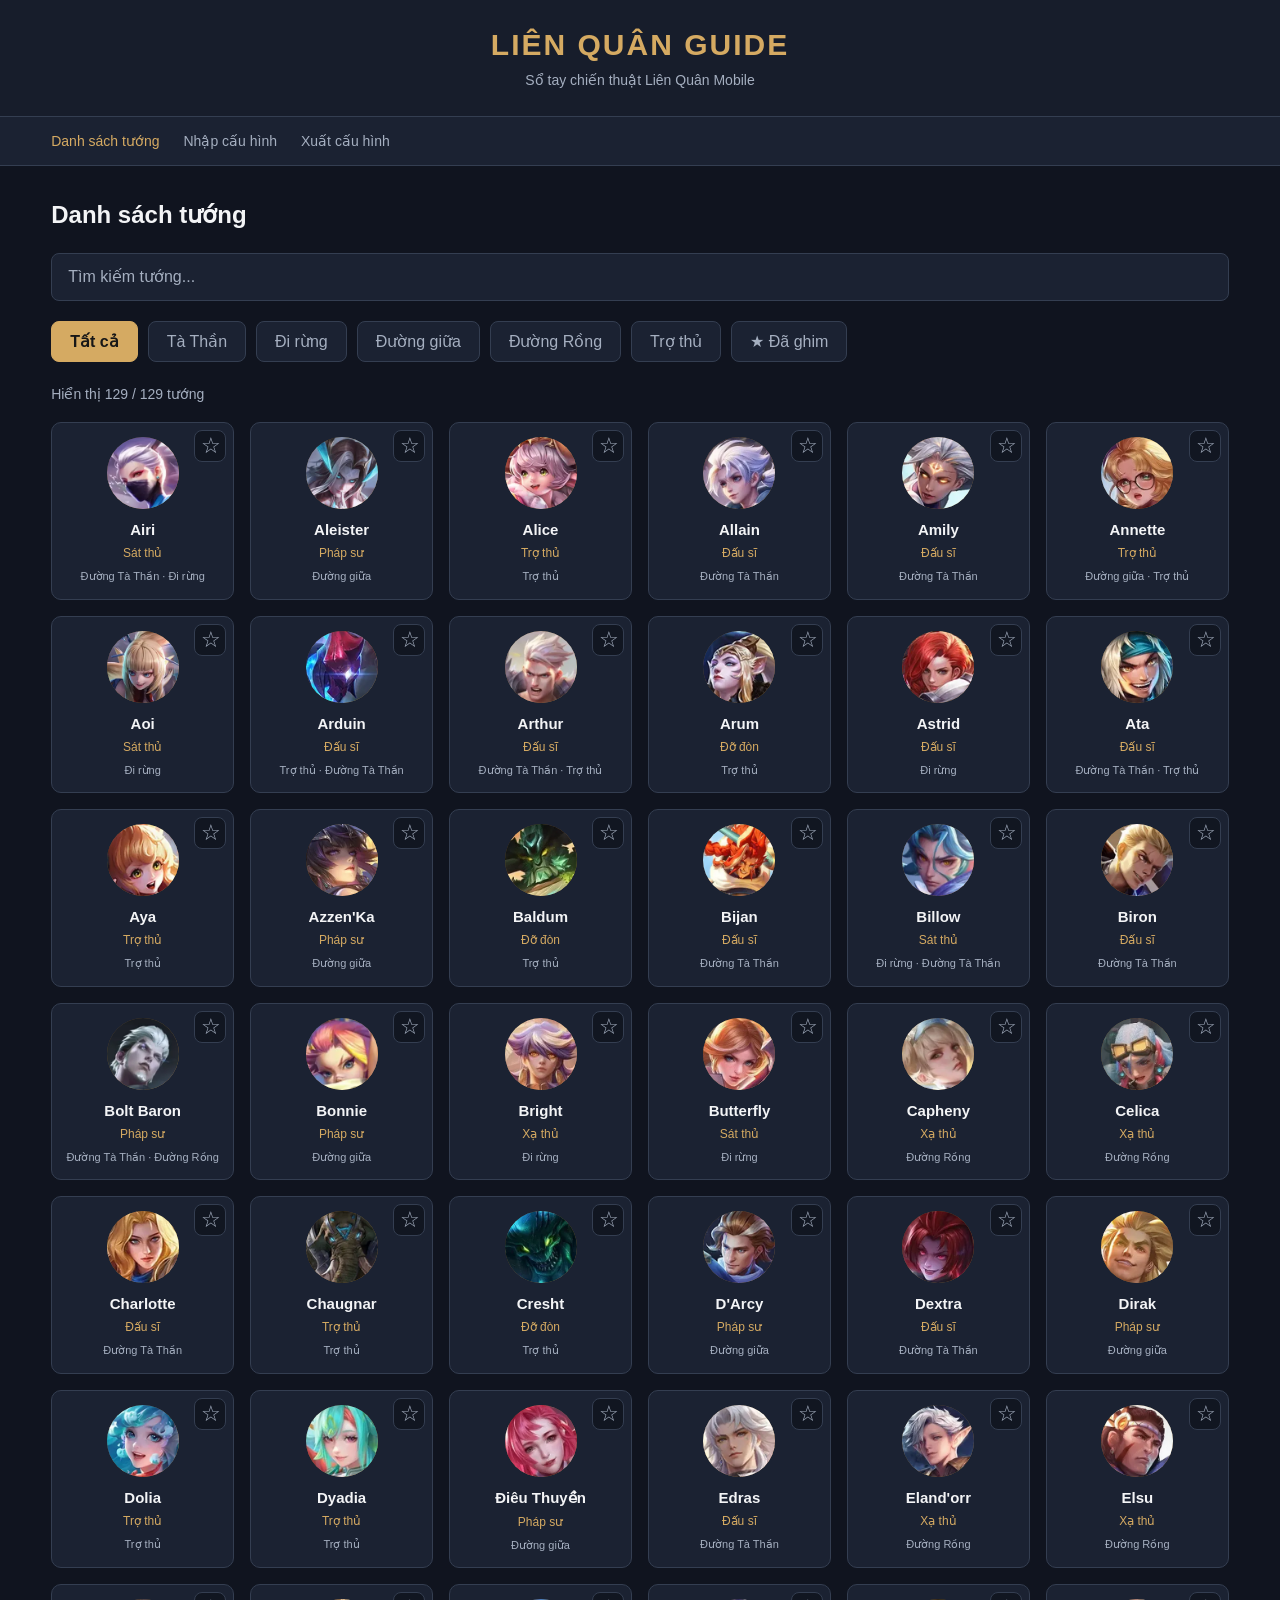
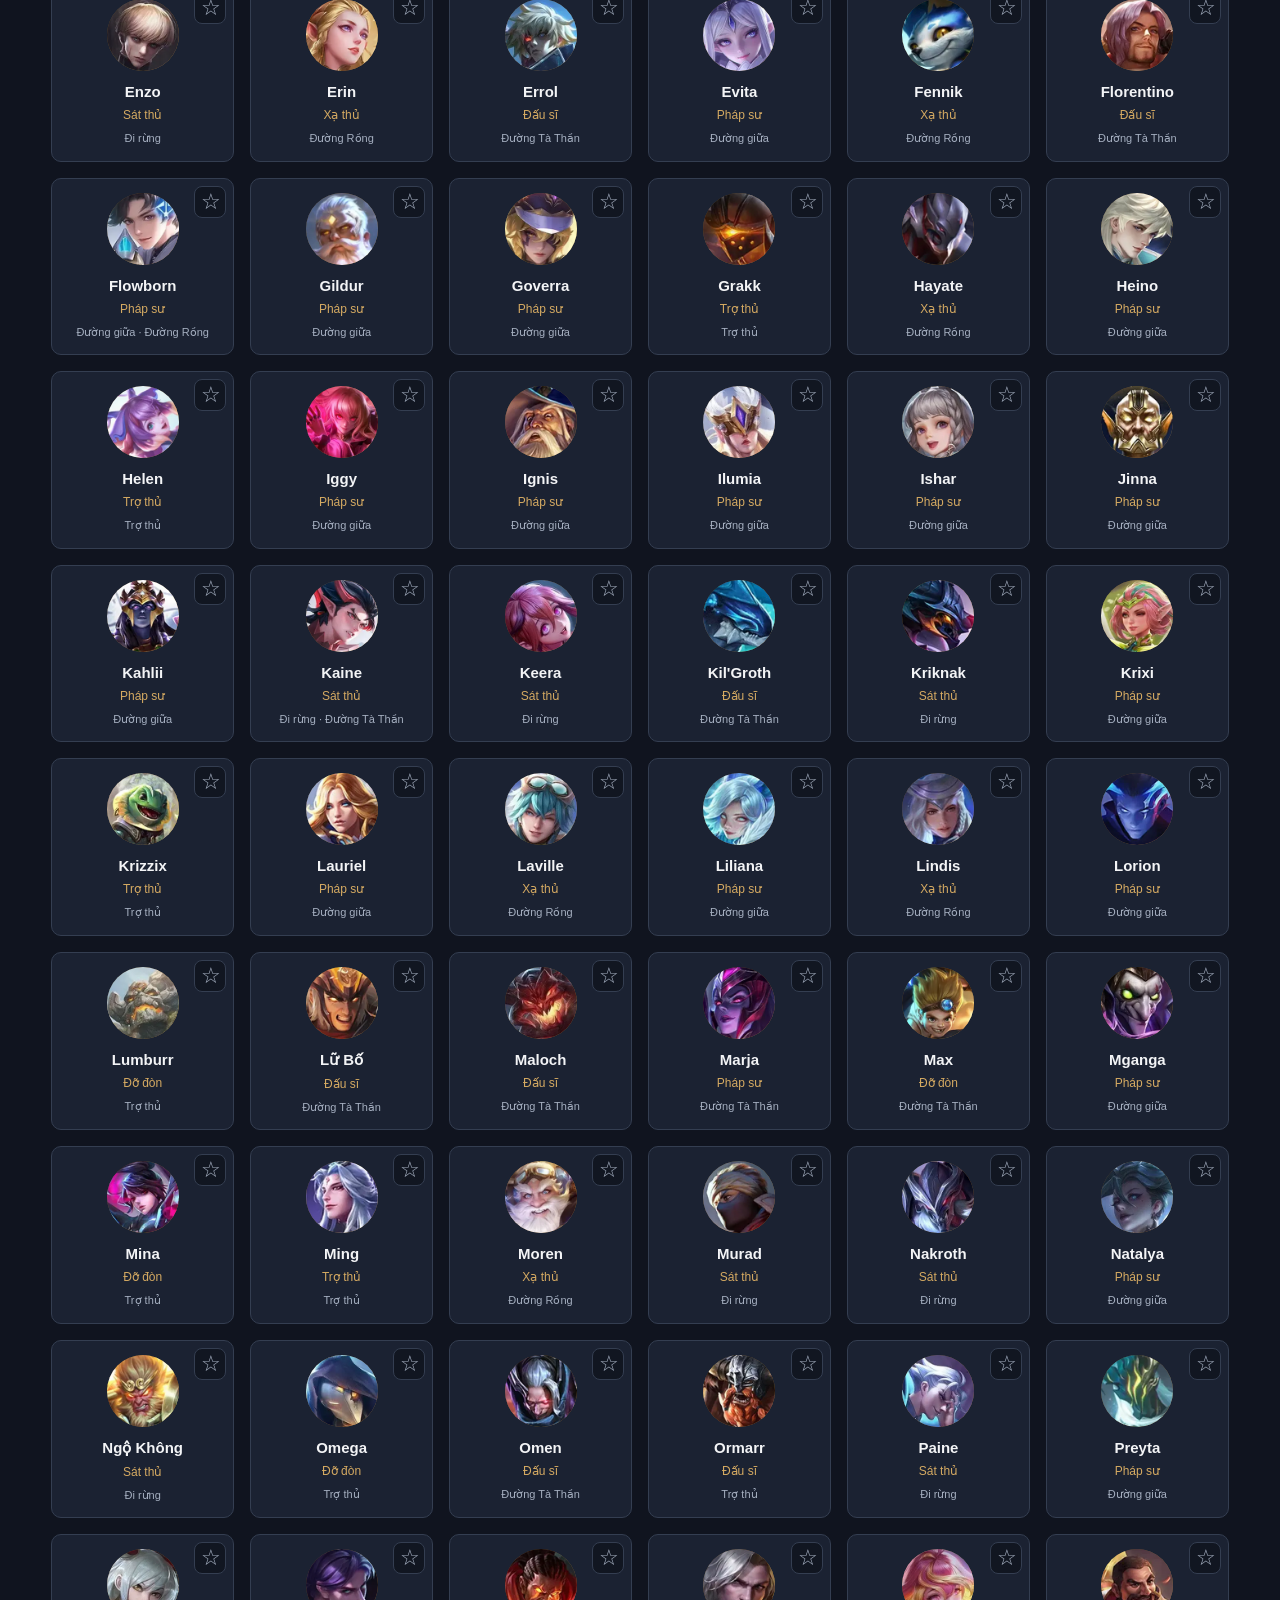
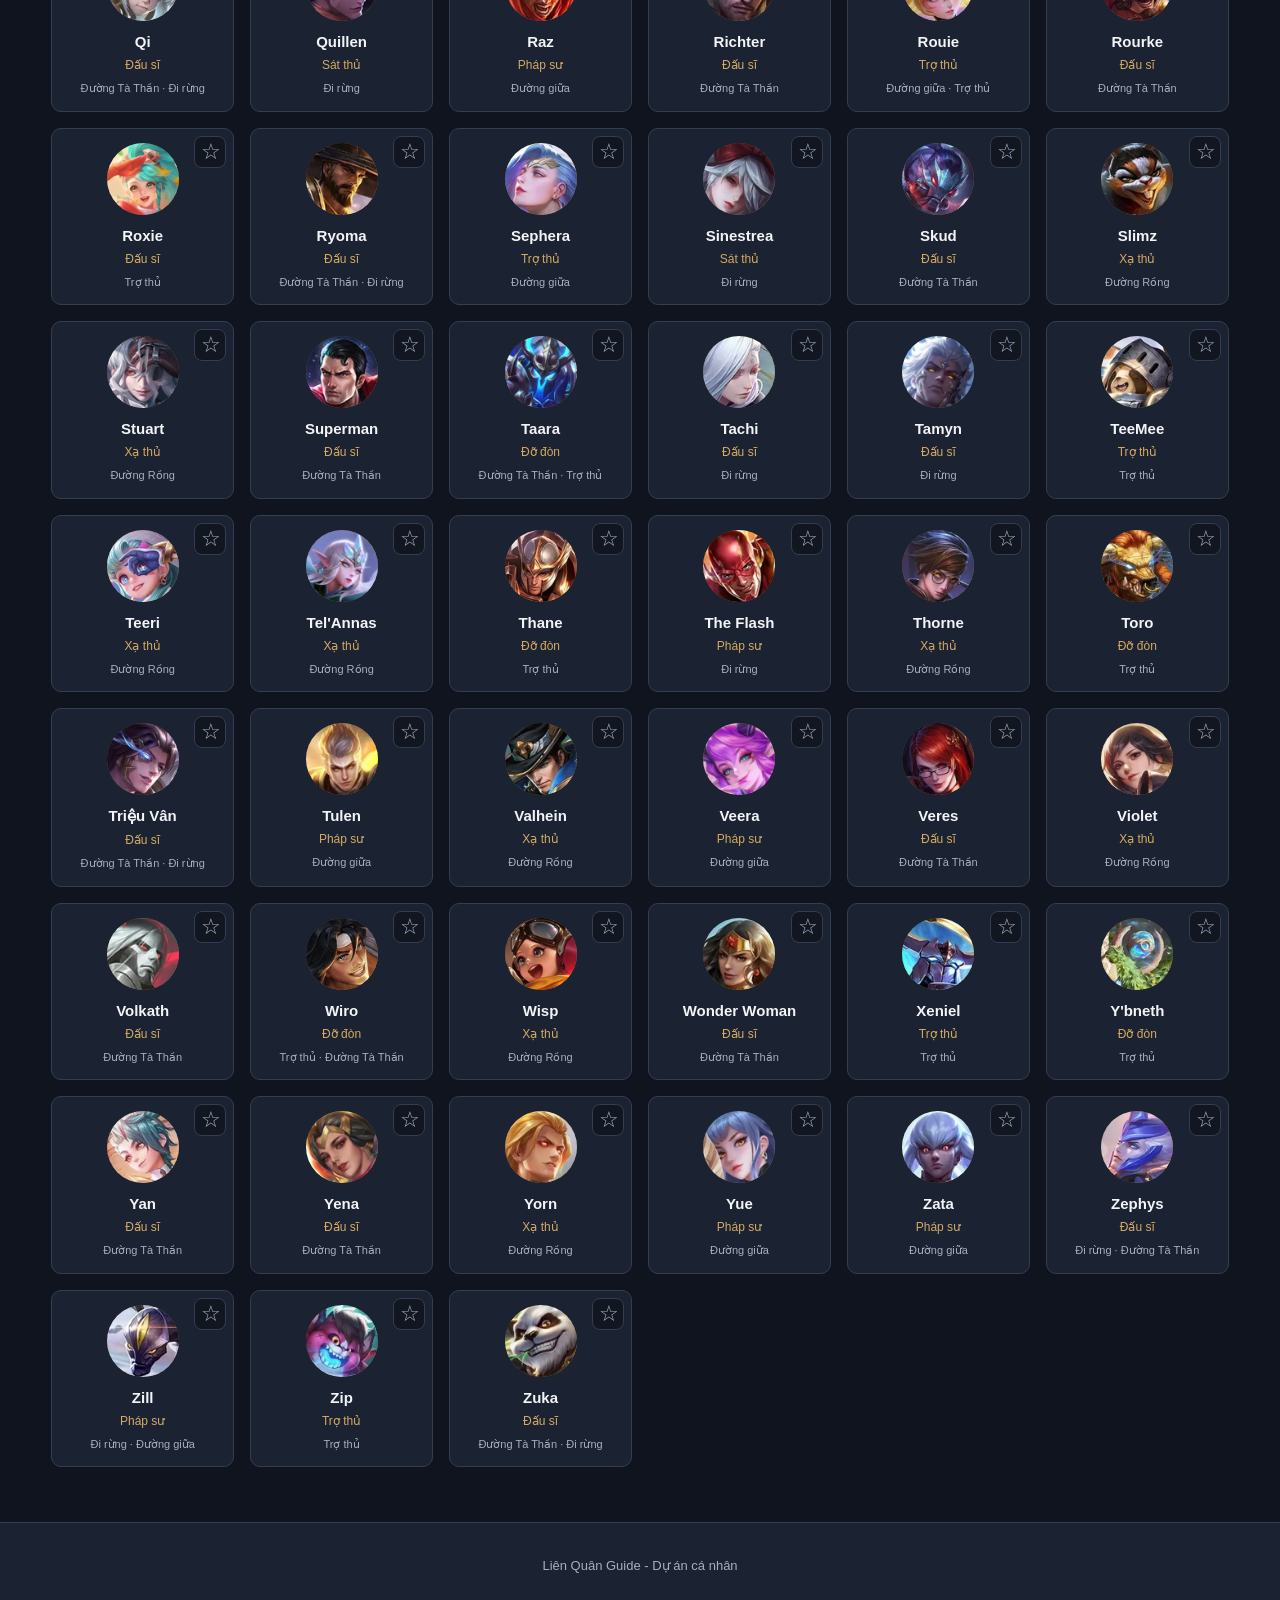
<file: index.html>
<!doctype html>
<html lang="vi">
  <head>
    <meta charset="UTF-8" />
    <meta name="viewport" content="width=device-width, initial-scale=1.0" />

    <title>Liên Quân Guide - Sổ tay tướng</title>

    <link rel="stylesheet" href="css/style.css" />

    <script src="js/game-data-loader.js" defer></script>
    <script src="js/heroes-json.js" defer></script>
    <script src="js/app.js" defer></script>
    <script src="js/storage.js" defer></script>
    <script src="js/backup.js" defer></script>
  </head>

  <body>
    <!-- HEADER -->
    <header class="header">
      <div class="container">
        <h1>LIÊN QUÂN GUIDE</h1>
        <p>Sổ tay chiến thuật Liên Quân Mobile</p>
      </div>
    </header>

    <!-- NAVIGATION -->
    <nav class="navbar">
      <div class="container">
        <a href="index.html" class="active"> Danh sách tướng </a>

        <a href="#" id="import-data"> Nhập cấu hình </a>

        <a href="#" id="export-data"> Xuất cấu hình </a>

        <input
          type="file"
          id="import-file"
          accept=".json,application/json"
          hidden
        />
      </div>
    </nav>

    <!-- MAIN -->
    <main class="container">
      <section class="hero-section">
        <h2>Danh sách tướng</h2>

        <!-- SEARCH -->
        <div class="search-box">
          <input
            type="search"
            id="hero-search"
            placeholder="Tìm kiếm tướng..."
            autocomplete="off"
          />
        </div>

        <!-- LANE FILTER -->
        <div class="lane-filters">
          <button class="filter-btn active" data-lane="all">Tất cả</button>

          <button class="filter-btn" data-lane="top">Tà Thần</button>

          <button class="filter-btn" data-lane="jg">Đi rừng</button>

          <button class="filter-btn" data-lane="mid">Đường giữa</button>

          <button class="filter-btn" data-lane="ad">Đường Rồng</button>

          <button class="filter-btn" data-lane="sp">Trợ thủ</button>
        </div>

        <!-- HERO COUNT -->
        <p id="hero-count"></p>

        <!-- HERO LIST -->
        <div id="hero-list" class="hero-grid">
          <!-- JavaScript sẽ hiển thị tướng tại đây -->
        </div>
      </section>
    </main>

    <!-- FOOTER -->
    <footer class="footer">
      <p>Liên Quân Guide - Dự án cá nhân</p>
    </footer>
  </body>
</html>
</file>
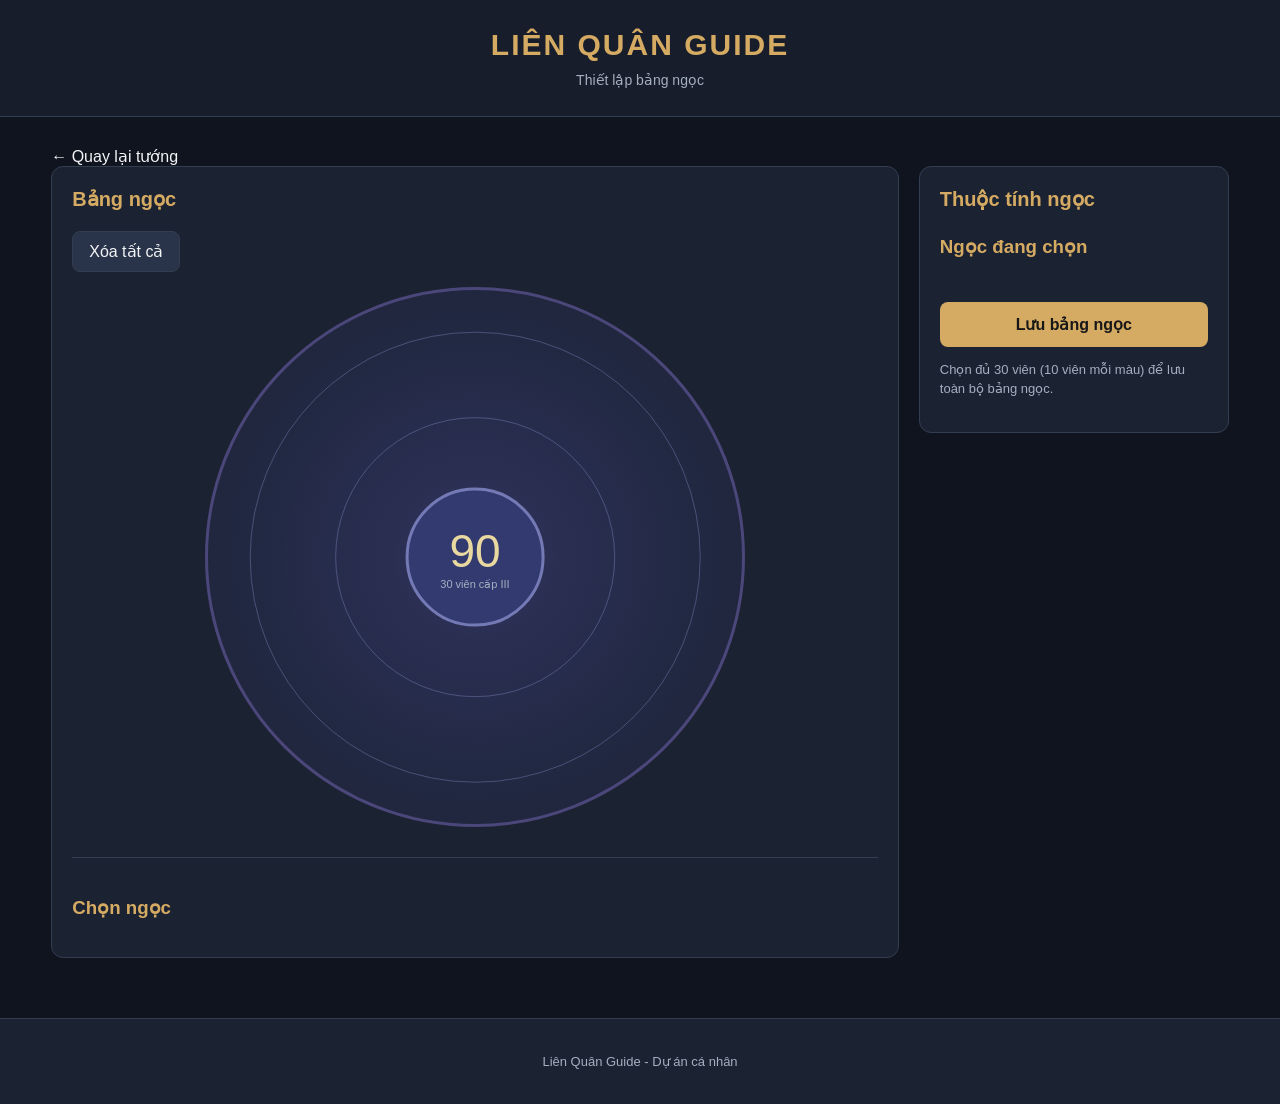
<file: arcana.html>
<!doctype html>
<html lang="vi">
  <head>
    <meta charset="UTF-8" />
    <meta name="viewport" content="width=device-width, initial-scale=1.0" />

    <title>Bảng ngọc - Liên Quân Guide</title>

    <link rel="stylesheet" href="css/style.css" />

    <script src="js/game-data-loader.js" defer></script>
    <script src="js/heroes-json.js" defer></script>
    <script src="js/arcana.js" defer></script>
  </head>

  <body>
    <header class="header">
      <div class="container">
        <h1>LIÊN QUÂN GUIDE</h1>
        <p>Thiết lập bảng ngọc</p>
      </div>
    </header>

    <main class="container arcana-page">
      <a id="arcana-back" href="index.html" class="back-link">
        ← Quay lại tướng
      </a>

      <div id="arcana-profile"></div>

      <div class="arcana-layout">
        <!-- Vòng tròn 30 viên ngọc -->
        <section class="arcana-board">
          <h2>Bảng ngọc</h2>
          <button id="clear-arcana" type="button">Xóa tất cả</button>

          <div id="arcana-circle" class="arcana-circle">
            <div class="arcana-center">
              <span>90</span>
              <small>30 viên cấp III</small>
            </div>
          </div>

          <div id="arcana-picker" class="arcana-picker">
            <h3>Chọn ngọc</h3>
            <div id="arcana-options"></div>
          </div>
        </section>

        <!-- Thông tin ngọc -->
        <aside class="arcana-sidebar">
          <h2>Thuộc tính ngọc</h2>

          <div id="arcana-stats"></div>

          <h3>Ngọc đang chọn</h3>
          <div id="arcana-details"></div>

          <button id="save-arcana" type="button">Lưu bảng ngọc</button>
          <p class="arcana-save-hint">Chọn đủ 30 viên (10 viên mỗi màu) để lưu toàn bộ bảng ngọc.</p>

          <p id="arcana-status" role="status"></p>
        </aside>
      </div>
    </main>

    <footer class="footer">
      <p>Liên Quân Guide - Dự án cá nhân</p>
    </footer>
  </body>
</html>
</file>
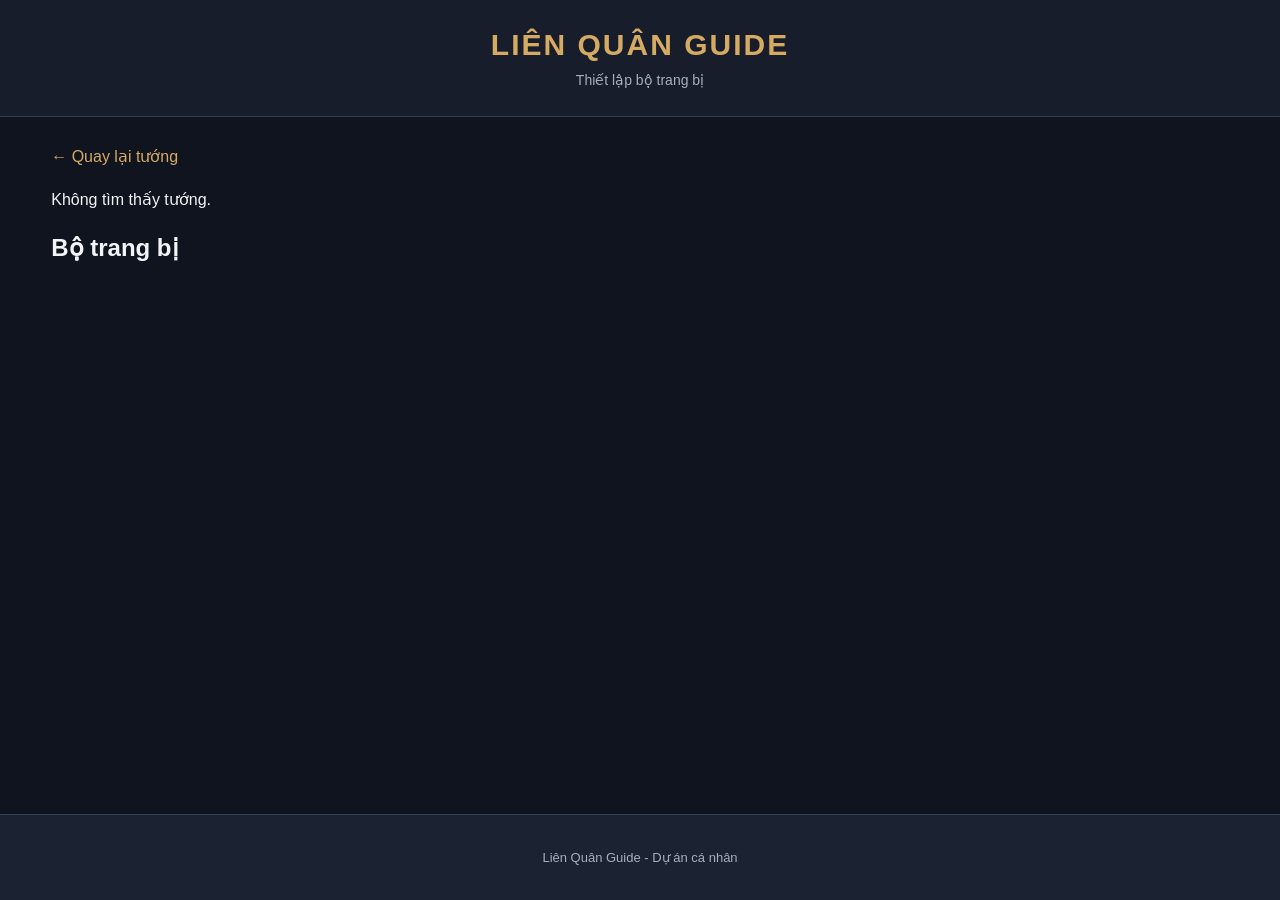
<file: builds.html>
<!doctype html>
<html lang="vi">
  <head>
    <meta charset="UTF-8" />
    <meta name="viewport" content="width=device-width, initial-scale=1.0" />

    <title>Bộ trang bị - Liên Quân Guide</title>

    <link rel="stylesheet" href="css/style.css" />

    <script src="js/game-data-loader.js" defer></script>
    <script src="js/heroes-json.js" defer></script>
    <script src="js/items.js" defer></script>
    <script src="js/shop-order.js" defer></script>
    <script src="js/builds.js" defer></script>
  </head>

  <body>
    <header class="header">
      <div class="container">
        <h1>LIÊN QUÂN GUIDE</h1>
        <p>Thiết lập bộ trang bị</p>
      </div>
    </header>

    <main class="container build-page">
      <a id="build-back" class="build-page-back" href="index.html">
        ← Quay lại tướng
      </a>

      <div id="build-hero" class="build-page-hero"></div>

      <section class="detail-section">
        <h2>Bộ trang bị</h2>
      </section>
    </main>

    <footer class="footer">
      <p>Liên Quân Guide - Dự án cá nhân</p>
    </footer>

    <script>
      document.addEventListener("lqg:data-ready", () => {
        const params = new URLSearchParams(location.search);
        const hero = getHeroById(params.get("id"));

        const profile = document.getElementById("build-hero");
        const back = document.getElementById("build-back");

        if (!hero) {
          profile.textContent = "Không tìm thấy tướng.";
          return;
        }

        back.href = `hero.html?id=${encodeURIComponent(hero.id)}&page=${params.get("page") === "2" ? 2 : 1}`;

        document.title = `Trang bị - ${hero.name}`;

        const image = document.createElement("img");

        image.src = `images/heroes/${
          hero.id === "flowborn" ? "flowborn-ad" : hero.id
        }.webp`;

        image.alt = hero.name;

        const name = document.createElement("h2");
        name.textContent = hero.name;

        profile.append(image, name);
      });
    </script>
  </body>
</html>
</file>
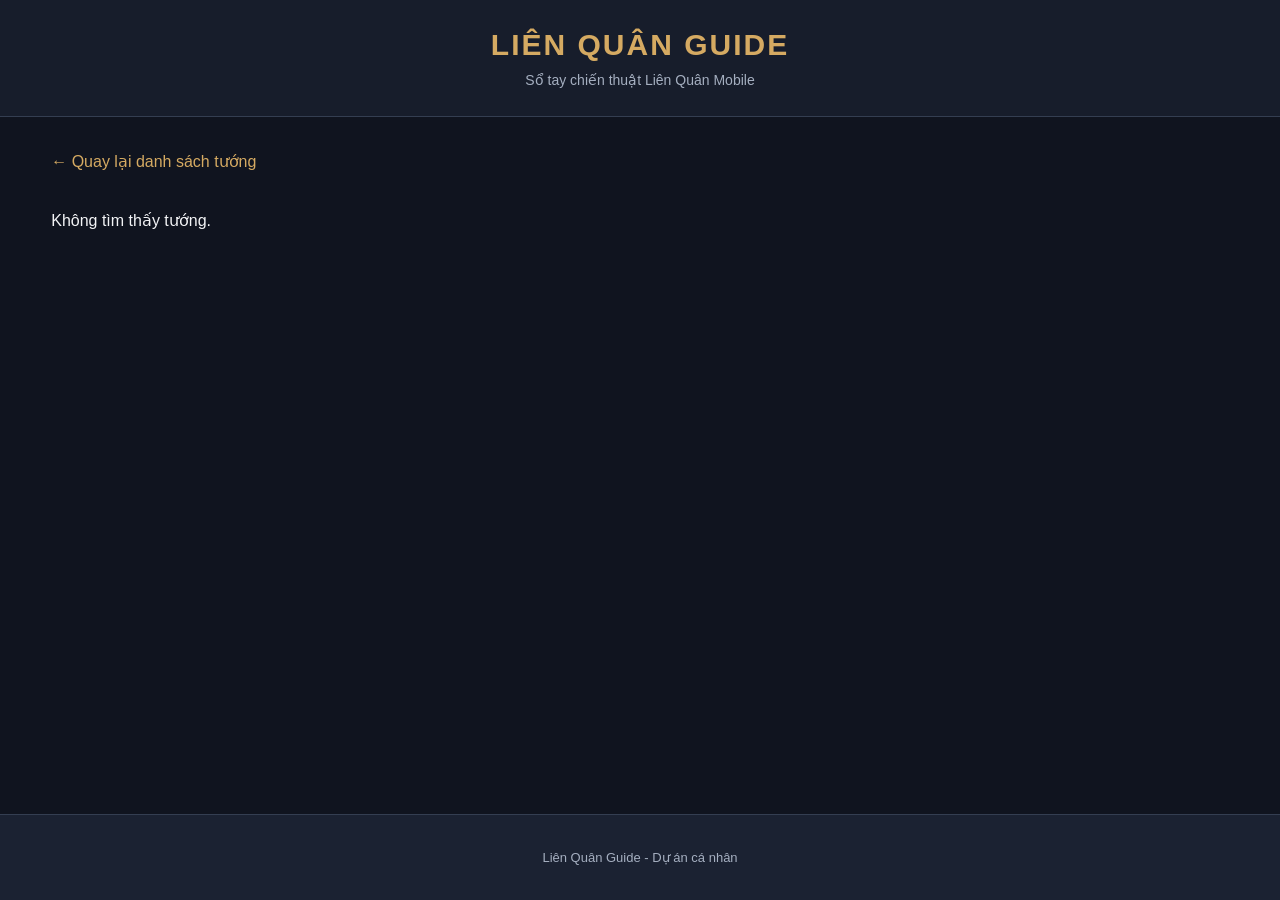
<file: hero.html>
<!doctype html>
<html lang="vi">
  <head>
    <meta charset="UTF-8" />
    <meta name="viewport" content="width=device-width, initial-scale=1.0" />

    <title>Chi tiết tướng - Liên Quân Guide</title>

    <link rel="stylesheet" href="css/style.css" />

    <script src="js/game-data-loader.js" defer></script>
    <script src="js/heroes-json.js" defer></script>
    <script src="js/items.js" defer></script>
    <script src="js/matchups-preview.js" defer></script>
    <script src="js/notes.js" defer></script>
    <script src="js/spells.js" defer></script>

    <style>
      .hero-detail {
        padding: 35px 0 60px;
      }

      .back-link {
        display: inline-block;
        margin-bottom: 24px;
        color: var(--primary);
      }

      .hero-profile {
        display: flex;
        align-items: center;
        gap: 24px;
        padding: 25px;
        background: var(--surface);
        border: 1px solid var(--border);
        border-radius: 12px;
      }

      .profile-avatar {
        width: 130px;
        height: 130px;
        object-fit: cover;
        border-radius: 12px;
        flex-shrink: 0;
      }

      .profile-info h1 {
        margin: 0 0 12px;
        color: var(--primary);
      }

      .profile-info p {
        margin: 8px 0;
        color: var(--muted);
      }

      .detail-section {
        margin-top: 24px;
        padding: 24px;
        background: var(--surface);
        border: 1px solid var(--border);
        border-radius: 12px;
      }

      .detail-section h2 {
        margin: 0 0 16px;
        color: var(--primary);
        font-size: 20px;
      }

      .section-placeholder {
        color: var(--muted);
        line-height: 1.6;
      }

      @media (max-width: 650px) {
        .hero-profile {
          flex-direction: column;
          text-align: center;
        }

        .profile-avatar {
          width: 110px;
          height: 110px;
        }

        .detail-section {
          padding: 18px;
        }
      }
      /* Chuyển trang cấu hình tướng */

      .hero-page-tabs {
        display: flex;
        justify-content: center;
        gap: 12px;
        margin-top: 20px;
      }

      .hero-page-tab {
        display: flex;
        align-items: center;
        justify-content: center;

        min-width: 54px;
        width: auto;
        height: 42px;
        padding: 0 14px;
        white-space: nowrap;

        background: var(--surface);
        color: var(--muted);

        border: 1px solid var(--border);
        border-radius: 8px;

        font-size: 17px;
        font-weight: bold;
        transition: 0.2s;
      }

      .hero-page-tab:hover {
        border-color: var(--primary);
        color: var(--primary);
      }

      .hero-page-tab.active {
        background: var(--primary);
        color: #171717;
        border-color: var(--primary);
      }

      /* Sao chép cấu hình */

      .hero-page-tabs {
        flex-wrap: wrap;
        align-items: center;
      }

      .hero-copy-wrap {
        position: relative;
      }

      .hero-copy-trigger {
        height: 42px;
        padding: 0 16px;
        background: var(--surface);
        color: var(--primary);
        border: 1px solid var(--primary);
        border-radius: 8px;
        font-weight: bold;
        cursor: pointer;
      }

      .hero-copy-trigger:hover {
        background: var(--surface-hover);
      }

      .hero-copy-menu {
        position: absolute;
        top: calc(100% + 8px);
        right: 0;
        z-index: 30;

        display: grid;
        gap: 6px;
        min-width: 185px;
        padding: 8px;

        background: var(--surface);
        border: 1px solid var(--border);
        border-radius: 10px;
        box-shadow: 0 8px 20px #0005;
      }

      .hero-copy-menu[hidden] {
        display: none;
      }

      .hero-copy-menu button {
        padding: 11px;
        background: var(--bg);
        color: var(--text);
        border: 1px solid var(--border);
        border-radius: 7px;
        cursor: pointer;
        text-align: left;
      }

      .hero-copy-menu button:hover {
        border-color: var(--primary);
        color: var(--primary);
      }

      .hero-rename-button {
        height: 42px;
        padding: 0 16px;
        background: var(--surface);
        color: var(--primary);
        border: 1px solid var(--border);
        border-radius: 8px;
        font-weight: bold;
        cursor: pointer;
      }

      .hero-rename-button:hover {
        border-color: var(--primary);
        background: var(--surface-hover);
      }
    </style>
    <script src="js/attack-speed-preview.js" defer></script>
  </head>

  <body>
    <header class="header">
      <div class="container">
        <h1>LIÊN QUÂN GUIDE</h1>
        <p>Sổ tay chiến thuật Liên Quân Mobile</p>
      </div>
    </header>

    <main class="container hero-detail">
      <a href="index.html" class="back-link"> ← Quay lại danh sách tướng </a>

      <div id="hero-content"></div>
    </main>

    <footer class="footer">
      <p>Liên Quân Guide - Dự án cá nhân</p>
    </footer>

    <script>
      document.addEventListener("lqg:data-ready", () => {
        const container = document.getElementById("hero-content");

        const params = new URLSearchParams(window.location.search);

        const heroId = params.get("id");
        const activePage = params.get("page") === "2" ? 2 : 1;
        const hero = getHeroById(heroId);

        if (!hero) {
          const message = document.createElement("p");
          message.textContent = "Không tìm thấy tướng.";
          container.appendChild(message);
          return;
        }

        document.title = `${hero.name} - Liên Quân Guide`;

        const imageName = hero.id === "flowborn" ? "flowborn-ad" : hero.id;

        const profile = document.createElement("section");
        profile.className = "hero-profile";

        const img = document.createElement("img");
        img.className = "profile-avatar";
        img.src = `images/heroes/${imageName}.webp`;
        img.alt = hero.name;

        img.onerror = () => {
          img.style.display = "none";
        };

        const info = document.createElement("div");
        info.className = "profile-info";

        const name = document.createElement("h1");
        name.textContent = hero.name;

        const role = document.createElement("p");
        role.textContent = `Vai trò: ${ROLES[hero.role] || hero.role}`;

        const lanes = document.createElement("p");
        lanes.textContent =
          "Vị trí: " + hero.lanes.map((lane) => LANES[lane]).join(", ");

        info.append(name, role, lanes);

        profile.append(img, info);
        container.appendChild(profile);

        // ===================================
        // ĐẶT TÊN TRANG CẤU HÌNH
        // ===================================

        const PAGE_NAMES_STORE = "lqg_notes_v1";

        const pageNameKey = (page) => `__lqg_page_name__${hero.id}__${page}`;

        function readPageName(page) {
          try {
            const data = JSON.parse(
              localStorage.getItem(PAGE_NAMES_STORE) || "{}",
            );

            const value = data[pageNameKey(page)];

            return typeof value === "string" ? value.trim() : "";
          } catch {
            return "";
          }
        }

        const pageTabs = document.createElement("div");
        pageTabs.className = "hero-page-tabs";

        const tabLinks = {};

        [1, 2].forEach((number) => {
          const tab = document.createElement("a");

          tab.href = `hero.html?id=${encodeURIComponent(hero.id)}&page=${number}`;

          const name = readPageName(number);
          tab.textContent = `${number}${name ? ` · ${name}` : ""}`;

          tab.className = "hero-page-tab";
          tab.classList.toggle("active", number === activePage);

          tabLinks[number] = tab;
          pageTabs.appendChild(tab);
        });

        const renameButton = document.createElement("button");
        renameButton.type = "button";
        renameButton.className = "hero-rename-button";
        renameButton.textContent = "✎ Đổi tên";

        renameButton.addEventListener("click", () => {
          const oldName = readPageName(activePage);

          const answer = prompt(`Đặt tên Trang ${activePage}:`, oldName);

          if (answer === null) return;

          const newName = answer.trim();

          if (newName.length > 30) {
            alert("Tên không được dài quá 30 ký tự.");
            return;
          }

          try {
            const data = JSON.parse(
              localStorage.getItem(PAGE_NAMES_STORE) || "{}",
            );

            if (!data || typeof data !== "object" || Array.isArray(data)) {
              throw new Error("Dữ liệu không hợp lệ.");
            }

            if (newName) {
              data[pageNameKey(activePage)] = newName;
            } else {
              delete data[pageNameKey(activePage)];
            }

            localStorage.setItem(PAGE_NAMES_STORE, JSON.stringify(data));

            tabLinks[activePage].textContent =
              `${activePage}${newName ? ` · ${newName}` : ""}`;
          } catch (error) {
            console.error(error);
            alert("Không thể lưu tên cấu hình.");
          }
        });

        pageTabs.appendChild(renameButton);
        container.appendChild(pageTabs);

        // ===================================
        // SAO CHÉP TOÀN BỘ CẤU HÌNH
        // ===================================

        const copyWrap = document.createElement("div");
        copyWrap.className = "hero-copy-wrap";

        const copyButton = document.createElement("button");
        copyButton.type = "button";
        copyButton.className = "hero-copy-trigger";
        copyButton.textContent = "⧉ Sao chép";

        const copyMenu = document.createElement("div");
        copyMenu.className = "hero-copy-menu";
        copyMenu.hidden = true;

        copyButton.addEventListener("click", () => {
          copyMenu.hidden = !copyMenu.hidden;
        });

        function copyFullConfig(fromPage, toPage) {
          const sourceId = fromPage === 2 ? `${hero.id}__page2` : hero.id;

          const targetId = toPage === 2 ? `${hero.id}__page2` : hero.id;

          const keys = [
            "lqg_builds_v1",
            "lqg_insignias_v1",
            "lqg_arcana_v1",
            "lqg_spells_v1",
            "lqg_matchups_v1",
            "lqg_notes_v1",
          ];

          try {
            // Chuẩn bị toàn bộ dữ liệu trước khi ghi
            const updates = keys.map((key) => {
              const before = localStorage.getItem(key);
              const data = JSON.parse(before || "{}");

              if (!data || typeof data !== "object" || Array.isArray(data)) {
                throw new Error(`Dữ liệu ${key} không hợp lệ.`);
              }

              // Sao chép dữ liệu của phần tương ứng
              if (Object.hasOwn(data, sourceId)) {
                data[targetId] = data[sourceId];
              } else {
                delete data[targetId];
              }

              // Trang bị có mảng Core lưu riêng
              if (key === "lqg_builds_v1") {
                const sourceCore = `${sourceId}__core`;
                const targetCore = `${targetId}__core`;

                if (Object.hasOwn(data, sourceCore)) {
                  data[targetCore] = data[sourceCore];
                } else {
                  delete data[targetCore];
                }
              }

              return {
                key,
                before,
                after: JSON.stringify(data),
              };
            });

            // Ghi dữ liệu, hoàn tác nếu một bước thất bại
            const written = [];

            try {
              for (const update of updates) {
                localStorage.setItem(update.key, update.after);
                written.push(update);
              }
            } catch (error) {
              let rollbackFailed = false;

              for (const update of written.reverse()) {
                try {
                  if (update.before === null) {
                    localStorage.removeItem(update.key);
                  } else {
                    localStorage.setItem(update.key, update.before);
                  }
                } catch {
                  rollbackFailed = true;
                }
              }

              if (rollbackFailed) {
                throw new Error(
                  "Lỗi lưu và không thể khôi phục đầy đủ. Hãy kiểm tra bản sao lưu.",
                );
              }

              throw error;
            }

            // Mở trang đích sau khi sao chép
            window.location.href = `hero.html?id=${encodeURIComponent(hero.id)}&page=${toPage}`;
          } catch (error) {
            console.error("Lỗi sao chép cấu hình:", error);
            alert("Không thể sao chép: " + error.message);
          }
        }

        [
          [1, 2],
          [2, 1],
        ].forEach(([from, to]) => {
          const option = document.createElement("button");
          option.type = "button";
          option.textContent = `Trang ${from} → Trang ${to}`;

          option.addEventListener("click", () => {
            copyMenu.hidden = true;
            copyFullConfig(from, to);
          });

          copyMenu.appendChild(option);
        });

        copyWrap.append(copyButton, copyMenu);
        pageTabs.appendChild(copyWrap);

        // ===================================
        // HIỂN THỊ PHÙ HIỆU ĐÃ CHỌN
        // ===================================

        const insigniasPreview = document.createElement("div");
        insigniasPreview.className = "insignias-preview";

        const insigniasUrl = `insignias.html?id=${encodeURIComponent(hero.id)}&page=${activePage}`;

        insigniasPreview.addEventListener("click", (event) => {
          if (!event.target.closest("button, a")) {
            window.location.href = insigniasUrl;
          }
        });

        const previewContent = document.createElement("div");
        previewContent.className = "insignias-preview-content";

        const previewTitle = document.createElement("h3");
        previewTitle.textContent = "Phù hiệu";

        const previewIcons = document.createElement("div");
        previewIcons.className = "insignias-preview-icons";

        // Lấy cấu hình phù hiệu đã lưu
        let savedInsignias = null;

        try {
          const data = JSON.parse(
            localStorage.getItem("lqg_insignias_v1") || "{}",
          );

          savedInsignias =
            data[activePage === 2 ? `${hero.id}__page2` : hero.id] || null;
        } catch {
          savedInsignias = null;
        }

        // 3 phù hiệu chính + 2 phù hiệu phụ
        const insigniasStorageId =
          activePage === 2 ? `${hero.id}__page2` : hero.id;

        const mainIds = Array.isArray(savedInsignias?.main)
          ? savedInsignias.main
          : [];

        const subIds = Array.isArray(savedInsignias?.sub)
          ? savedInsignias.sub
          : [];

        function addPreviewIcon(id, type, index) {
          const slot = document.createElement("div");
          slot.className = `insignia-preview-slot ${type}`;

          if (typeof id === "string" && id) {
            const image = document.createElement("img");
            image.src = `images/insignias/e-${id}.webp`;
            image.alt = `Phù hiệu ${index + 1}`;

            image.onerror = () => {
              image.remove();
              const fallback = document.createElement("span");
              fallback.textContent = "+";
              slot.prepend(fallback);
            };

            slot.appendChild(image);
          } else {
            slot.textContent = "+";
          }

          previewIcons.appendChild(slot);
        }

        // Hiển thị 3 phù hiệu chính
        for (let i = 0; i < 3; i++) {
          addPreviewIcon(mainIds[i], "main", i);
        }

        // Hiển thị 2 phù hiệu phụ
        for (let i = 0; i < 2; i++) {
          addPreviewIcon(subIds[i], "sub", i);
        }

        const insigniaIds = [
          mainIds[0],
          mainIds[1],
          mainIds[2],
          subIds[0],
          subIds[1],
        ];

        [...previewIcons.children].forEach((slot, index) => {
          const id = insigniaIds[index];
          if (typeof id !== "string" || !id) return;

          const star = document.createElement("button");
          star.type = "button";
          star.className = "insignia-core-star";

          function updateStar(isCore) {
            star.textContent = isCore ? "★" : "☆";
            star.classList.toggle("active", isCore);
            slot.classList.toggle("is-core", isCore);
            star.setAttribute("aria-pressed", String(isCore));
            star.title = isCore ? "Bỏ Core" : "Đánh dấu Core";
          }

          updateStar(
            Array.isArray(savedInsignias?.core) &&
              savedInsignias.core[index] === id,
          );

          star.addEventListener("click", (event) => {
            event.stopPropagation();

            try {
              const data = JSON.parse(
                localStorage.getItem("lqg_insignias_v1") || "{}",
              );

              const saved = data[insigniasStorageId];
              if (!saved || typeof saved !== "object") return;

              const currentIds = [
                saved.main?.[0],
                saved.main?.[1],
                saved.main?.[2],
                saved.sub?.[0],
                saved.sub?.[1],
              ];

              if (currentIds[index] !== id) {
                alert("Phù hiệu đã thay đổi. Hãy tải lại trang.");
                return;
              }

              const cores = Array.from({ length: 5 }, (_, i) =>
                Array.isArray(saved.core) && saved.core[i] === currentIds[i]
                  ? saved.core[i]
                  : null,
              );

              cores[index] = cores[index] === id ? null : id;

              data[insigniasStorageId] = {
                ...saved,
                core: cores,
              };

              localStorage.setItem("lqg_insignias_v1", JSON.stringify(data));

              updateStar(cores[index] === id);
            } catch (error) {
              console.error(error);
              alert("Không thể lưu dấu Core.");
            }
          });

          slot.appendChild(star);
        });

        const arrow = document.createElement("a");
        arrow.href = insigniasUrl;
        arrow.className = "insignias-preview-arrow";
        arrow.textContent = "❯";

        previewContent.append(previewTitle, previewIcons);
        insigniasPreview.append(previewContent, arrow);

        container.appendChild(insigniasPreview);

        /* ===================================
            XEM TRƯỚC BẢNG NGỌC
            =================================== */

        const arcanaPreview = document.createElement("a");
        arcanaPreview.className = "arcana-preview";
        arcanaPreview.href = `arcana.html?id=${encodeURIComponent(hero.id)}&page=${activePage}`;

        const arcanaContent = document.createElement("div");
        arcanaContent.className = "arcana-preview-content";

        const arcanaTitle = document.createElement("h3");
        arcanaTitle.textContent = "Bảng ngọc";

        const arcanaSummary = document.createElement("div");
        arcanaSummary.className = "arcana-preview-summary";

        // Đọc bảng ngọc đã lưu
        let savedArcana = null;

        try {
          const data = JSON.parse(
            localStorage.getItem("lqg_arcana_v1") || "{}",
          );

          savedArcana =
            data[activePage === 2 ? `${hero.id}__page2` : hero.id] || null;
        } catch {
          savedArcana = null;
        }

        const colors = ["red", "purple", "teal"];

        const validArcana =
          savedArcana &&
          colors.every(
            (color) =>
              Array.isArray(savedArcana[color]) &&
              savedArcana[color].length === 10 &&
              savedArcana[color].every(
                (id) => typeof id === "string" && id.length > 0,
              ),
          );

        if (validArcana) {
          // Biểu tượng tổng cấp ngọc
          const level = document.createElement("div");
          level.className = "arcana-preview-level";
          level.textContent = "90";
          level.title = "30 viên ngọc cấp III";

          arcanaSummary.appendChild(level);

          // Gộp các viên ngọc cùng loại
          colors.forEach((color) => {
            const counts = new Map();

            savedArcana[color].forEach((id) => {
              counts.set(id, (counts.get(id) || 0) + 1);
            });

            counts.forEach((count, id) => {
              const group = document.createElement("div");
              group.className = "arcana-preview-group";

              const image = document.createElement("img");
              image.src = `images/arcana/a-${id}.webp`;
              image.alt = id;
              image.loading = "lazy";

              const quantity = document.createElement("span");
              quantity.textContent = `×${count}`;

              group.append(image, quantity);
              arcanaSummary.appendChild(group);
            });
          });
        } else {
          const empty = document.createElement("p");
          empty.className = "arcana-preview-empty";
          empty.textContent = "Chưa lưu bảng ngọc";
          arcanaSummary.appendChild(empty);
        }

        const arcanaArrow = document.createElement("span");
        arcanaArrow.className = "arcana-preview-arrow";
        arcanaArrow.textContent = "❯";

        arcanaContent.append(arcanaTitle, arcanaSummary);
        arcanaPreview.append(arcanaContent, arcanaArrow);

        container.appendChild(arcanaPreview);

        // Hiển thị phép bổ trợ cho tướng
        renderSpellSelector(hero, container, activePage);

        const sections = [
          {
            title: "Bảng khắc chế",
            description: "Đánh giá các kèo đối đầu, độ khó và cách khắc chế.",
          },
          {
            title: "Ghi chú cách chơi",
            description: "Ghi combo, chiến thuật và kinh nghiệm cá nhân.",
          },
        ];

        sections.forEach((section) => {
          const box = document.createElement("section");
          box.className = "detail-section";

          const heading = document.createElement("h2");
          heading.textContent = section.title;

          const description = document.createElement("p");
          description.className = "section-placeholder";
          description.textContent = section.description;

          box.append(heading, description);
          container.appendChild(box);
        });
        /* =====================================
            XEM TRƯỚC BỘ TRANG BỊ
            ===================================== */

        const buildsPreview = document.createElement("div");
        buildsPreview.className = "insignias-preview builds-preview";

        const buildsUrl = `builds.html?id=${encodeURIComponent(hero.id)}&page=${activePage}`;

        buildsPreview.addEventListener("click", (event) => {
          if (!event.target.closest("button, a")) {
            window.location.href = buildsUrl;
          }
        });

        const buildsContent = document.createElement("div");
        buildsContent.className = "insignias-preview-content";

        const buildsTitle = document.createElement("h3");

        const buildsTitleLink = document.createElement("a");
        buildsTitleLink.href = buildsUrl;
        buildsTitleLink.textContent = "Trang bị";
        buildsTitle.appendChild(buildsTitleLink);

        const buildsIcons = document.createElement("div");
        buildsIcons.className = "builds-preview-icons";

        // Đọc bộ trang bị đã lưu

        // Đọc trang bị và trạng thái Core
        const buildStorageId = activePage === 2 ? `${hero.id}__page2` : hero.id;

        const coreStorageId = `${buildStorageId}__core`;

        let savedBuild = [];
        let savedCores = [];

        try {
          const data = JSON.parse(
            localStorage.getItem("lqg_builds_v1") || "{}",
          );

          if (Array.isArray(data[buildStorageId])) {
            savedBuild = data[buildStorageId];
          }

          if (Array.isArray(data[coreStorageId])) {
            savedCores = data[coreStorageId];
          }
        } catch (error) {
          console.warn("Không thể đọc trang bị/Core:", error);
        }

        let shownItems = 0;

        savedBuild.forEach((id, index) => {
          const item = typeof id === "string" ? getItemById(id) : null;
          if (!item) return;

          shownItems++;

          const itemBox = document.createElement("div");
          itemBox.className = "build-core-item";

          const image = document.createElement("img");
          image.src = item.image;
          image.alt = item.name;
          image.title = item.name;

          const star = document.createElement("button");
          star.type = "button";
          star.className = "build-core-star";

          function updateStar(isCore) {
            itemBox.classList.toggle("is-core", isCore);
            star.classList.toggle("active", isCore);
            star.textContent = isCore ? "★" : "☆";
            star.setAttribute("aria-pressed", String(isCore));
            star.setAttribute(
              "aria-label",
              `${isCore ? "Bỏ Core" : "Đánh dấu Core"}: ${item.name}`,
            );
            star.title = `${isCore ? "Bỏ Core" : "Ghim Core"} - ${item.name}`;
          }

          updateStar(savedCores[index] === item.id);

          star.addEventListener("click", () => {
            try {
              // Luôn đọc dữ liệu mới nhất trước khi ghi
              const data = JSON.parse(
                localStorage.getItem("lqg_builds_v1") || "{}",
              );

              const currentBuild = data[buildStorageId];

              if (
                !Array.isArray(currentBuild) ||
                currentBuild[index] !== item.id
              ) {
                alert("Bộ trang bị đã thay đổi. Hãy tải lại trang.");
                return;
              }

              const currentCore = Array.isArray(data[coreStorageId])
                ? data[coreStorageId]
                : [];

              const nextCore = Array.from({ length: 12 }, (_, i) =>
                typeof currentBuild[i] === "string" &&
                currentCore[i] === currentBuild[i]
                  ? currentCore[i]
                  : null,
              );

              const nextIsCore = nextCore[index] !== item.id;
              nextCore[index] = nextIsCore ? item.id : null;

              data[coreStorageId] = nextCore;

              localStorage.setItem("lqg_builds_v1", JSON.stringify(data));

              updateStar(nextIsCore);
            } catch (error) {
              console.error(error);
              alert("Không thể lưu dấu Core.");
            }
          });

          itemBox.append(image, star);
          buildsIcons.appendChild(itemBox);
        });

        // Chưa có bộ trang bị
        if (shownItems === 0) {
          const empty = document.createElement("span");
          empty.textContent = "Chưa chọn trang bị";
          buildsIcons.appendChild(empty);
        }

        const buildsArrow = document.createElement("a");
        buildsArrow.href = buildsUrl;
        buildsArrow.className = "insignias-preview-arrow";
        buildsArrow.textContent = "❯";
        buildsArrow.setAttribute(
          "aria-label",
          "Mở trang chỉnh sửa bộ trang bị",
        );

        buildsContent.append(buildsTitle, buildsIcons);
        buildsPreview.append(buildsContent, buildsArrow);

        container.appendChild(buildsPreview);

        /* =====================================
            SẮP XẾP THỨ TỰ CÁC CHỨC NĂNG
            ===================================== */

        function findSection(title) {
          return [...container.querySelectorAll(".detail-section")].find(
            (section) =>
              section.querySelector("h2")?.textContent.trim() === title,
          );
        }

        const orderedSections = [
          container.querySelector(".builds-preview"),
          container.querySelector(".insignias-preview"),
          container.querySelector(".arcana-preview"),
          container.querySelector(".spell-preview"),
          findSection("Bảng khắc chế"),
          findSection("Ghi chú cách chơi"),
        ];

        // Di chuyển các mục theo đúng thứ tự
        orderedSections.forEach((section) => {
          if (section) {
            container.appendChild(section);
          }
        });
      });
    </script>
  </body>
</html>
</file>
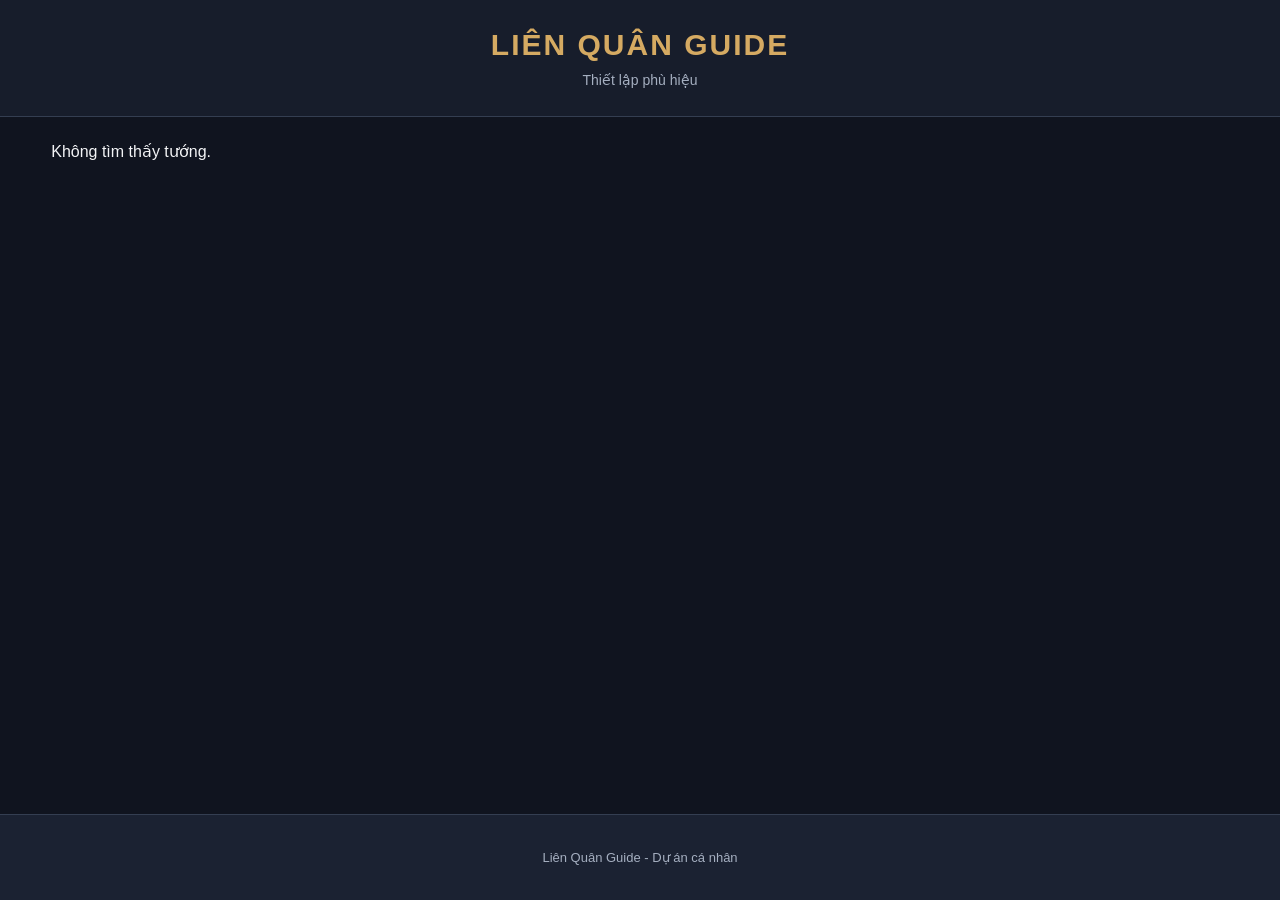
<file: insignias.html>
<!doctype html>
<html lang="vi">
  <head>
    <meta charset="UTF-8" />
    <meta name="viewport" content="width=device-width, initial-scale=1.0" />

    <title>Phù hiệu - Liên Quân Guide</title>

    <link rel="stylesheet" href="css/style.css" />

    <script src="js/game-data-loader.js" defer></script>
    <script src="js/heroes-json.js" defer></script>
    <script src="js/insignias.js" defer></script>

    <style>
      .insignias-page {
        padding: 25px 0 60px;
      }

      .insignias-back {
        color: var(--primary);
        display: inline-block;
        margin-bottom: 22px;
      }

      .insignias-profile {
        display: flex;
        align-items: center;
        gap: 15px;
        margin-bottom: 25px;
      }

      .insignias-profile img {
        width: 75px;
        height: 75px;
        object-fit: cover;
        border-radius: 50%;
        border: 2px solid var(--primary);
      }

      .insignias-profile h2 {
        margin: 0 0 6px;
        color: var(--primary);
      }

      .insignias-profile p {
        margin: 0;
        color: var(--muted);
      }

      .insignias-layout {
        display: grid;
        grid-template-columns: minmax(0, 1fr) 300px;
        gap: 20px;
      }

      .insignias-board,
      .insignias-info {
        background: var(--surface);
        border: 1px solid var(--border);
        border-radius: 12px;
        padding: 22px;
        min-width: 0;
      }

      .insignias-board h3 {
        color: var(--primary);
        margin-top: 0;
      }

      .insignias-branches {
        display: flex;
        flex-wrap: wrap;
        gap: 8px;
        margin-bottom: 24px;
      }

      .insignias-branches button {
        padding: 10px 13px;
        border-radius: 8px;
        background: var(--bg);
        border: 1px solid var(--border);
        color: var(--text);
        cursor: pointer;
      }

      .insignias-branches button.active {
        border-color: var(--primary);
        color: var(--primary);
      }

      .insignias-path {
        display: flex;
        align-items: center;
        justify-content: center;
        gap: 8px;
        padding: 25px 8px;
        border-radius: 12px;
        background: var(--bg);
        overflow-x: auto;
      }

      .insignias-path.main-path {
        border: 1px solid #a34847;
      }

      .insignias-path.secondary-path {
        border: 1px solid #467d59;
      }

      .insignias-path .path-node {
        flex-shrink: 0;
        width: 70px;
        min-height: 90px;
        display: flex;
        align-items: center;
        justify-content: center;
      }

      .path-line {
        height: 3px;
        width: 30px;
        min-width: 10px;
        flex: 1;
        background: var(--primary);
        opacity: 0.7;
      }

      .insignias-separator {
        margin: 30px 0;
        border-top: 1px solid var(--border);
      }

      .insignias-info {
        align-self: start;
      }

      .insignias-info h3 {
        color: var(--primary);
        margin-top: 0;
      }

      .insignias-info img {
        width: 85px;
        height: 85px;
        object-fit: contain;
        display: block;
        margin-bottom: 15px;
      }

      .insignias-info p {
        line-height: 1.7;
        color: var(--muted);
        overflow-wrap: anywhere;
      }

      .insignias-options {
        margin-top: 20px;
        display: grid;
        grid-template-columns: repeat(auto-fill, minmax(95px, 1fr));
        gap: 12px;
      }

      .insignias-options button {
        background: var(--bg);
        border: 1px solid var(--border);
        border-radius: 10px;
        color: var(--text);
        padding: 12px 6px;
        cursor: pointer;
        display: flex;
        flex-direction: column;
        align-items: center;
        gap: 8px;
      }

      .insignias-options img {
        width: 55px;
        height: 55px;
        object-fit: contain;
      }

      .insignias-options span {
        font-size: 12px;
        text-align: center;
      }

      .insignias-options button.selected {
        border-color: var(--primary);
        background: var(--surface-hover);
      }

      .insignias-actions {
        display: flex;
        justify-content: flex-end;
        margin-top: 20px;
      }

      #save-insignias {
        padding: 12px 30px;
        border: 0;
        border-radius: 8px;
        font-weight: bold;
        background: var(--primary);
        color: #171717;
        cursor: pointer;
      }

      @media (max-width: 800px) {
        .insignias-layout {
          grid-template-columns: 1fr;
        }

        .insignias-board,
        .insignias-info {
          padding: 15px;
        }

        .insignias-path .path-node {
          width: 55px;
        }

        .path-line {
          width: 12px;
        }
      }
    </style>
    <link rel="stylesheet" href="css/insignias-popup.css" />
  </head>

  <body>
    <header class="header">
      <div class="container">
        <h1>LIÊN QUÂN GUIDE</h1>
        <p>Thiết lập phù hiệu</p>
      </div>
    </header>

    <main class="container insignias-page">
      <a id="back-to-hero" href="index.html" class="insignias-back">
        ← Quay lại tướng
      </a>

      <div id="insignias-profile" class="insignias-profile"></div>

      <div class="insignias-layout">
        <section class="insignias-board">
          <h3>Nhánh phù hiệu chính</h3>

          <div id="main-branches" class="insignias-branches"></div>

          <div id="main-path" class="insignias-path main-path"></div>

          <div class="insignias-separator"></div>

          <h3>Nhánh phù hiệu phụ</h3>

          <div id="secondary-branches" class="insignias-branches"></div>

          <div id="secondary-path" class="insignias-path secondary-path"></div>

          <div class="insignias-separator"></div>

          <h3 id="options-title">Lựa chọn phù hiệu</h3>

          <div id="insignias-options" class="insignias-options"></div>

          <div class="insignias-actions">
            <button id="save-insignias" type="button">Lưu phù hiệu</button>
          </div>

          <p id="insignias-status" role="status"></p>
        </section>

        <aside class="insignias-info">
          <h3>Thông tin phù hiệu</h3>

          <div id="insignias-description">
            <p>Chọn một phù hiệu để xem chi tiết.</p>
          </div>
        </aside>
      </div>
    </main>

    <footer class="footer">
      <p>Liên Quân Guide - Dự án cá nhân</p>
    </footer>
  </body>
</html>
</file>
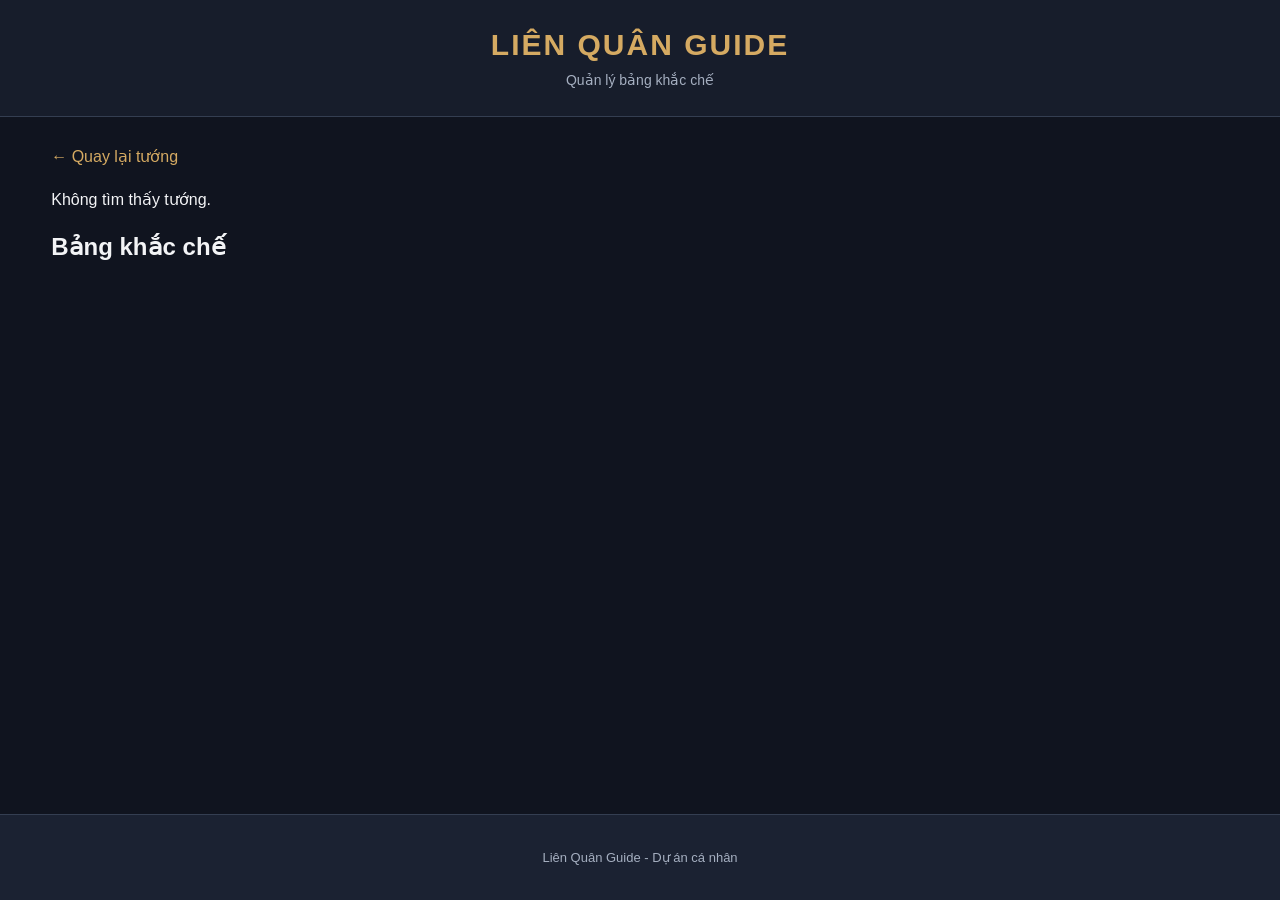
<file: matchups.html>
<!doctype html>
<html lang="vi">
  <head>
    <meta charset="UTF-8" />
    <meta name="viewport" content="width=device-width, initial-scale=1.0" />

    <title>Bảng khắc chế - Liên Quân Guide</title>
    <link rel="stylesheet" href="css/style.css" />

    <script src="js/game-data-loader.js" defer></script>
    <script src="js/heroes-json.js" defer></script>
    <script src="js/matchups.js" defer></script>
  </head>
  <body>
    <header class="header">
      <div class="container">
        <h1>LIÊN QUÂN GUIDE</h1>
        <p>Quản lý bảng khắc chế</p>
      </div>
    </header>

    <main class="container matchup-page">
      <a id="matchup-back" href="index.html" class="matchup-back">
        ← Quay lại tướng
      </a>

      <div id="matchup-profile" class="matchup-page-profile"></div>

      <section class="detail-section">
        <h2>Bảng khắc chế</h2>
      </section>
    </main>

    <footer class="footer">
      <p>Liên Quân Guide - Dự án cá nhân</p>
    </footer>

    <script>
      document.addEventListener("lqg:data-ready", () => {
        const params = new URLSearchParams(location.search);
        const heroId = params.get("id");
        const page = params.get("page") === "2" ? 2 : 1;

        const hero = getHeroById(heroId);

        if (!hero) {
          document.getElementById("matchup-profile").textContent =
            "Không tìm thấy tướng.";
          return;
        }

        document.getElementById("matchup-back").href =
          `hero.html?id=${encodeURIComponent(hero.id)}&page=${page}`;

        document.title = `Bảng khắc chế ${hero.name} - Liên Quân Guide`;

        const profile = document.getElementById("matchup-profile");

        const img = document.createElement("img");
        const imageId = hero.id === "flowborn" ? "flowborn-ad" : hero.id;

        img.src = `images/heroes/${imageId}.webp`;
        img.alt = hero.name;

        const info = document.createElement("div");

        const name = document.createElement("h2");
        name.textContent = hero.name;

        const role = document.createElement("p");
        role.textContent =
          `${ROLES[hero.role]} · ` +
          hero.lanes.map((id) => LANES[id]).join(", ");

        info.append(name, role);
        profile.append(img, info);
      });
    </script>
  </body>
</html>
</file>
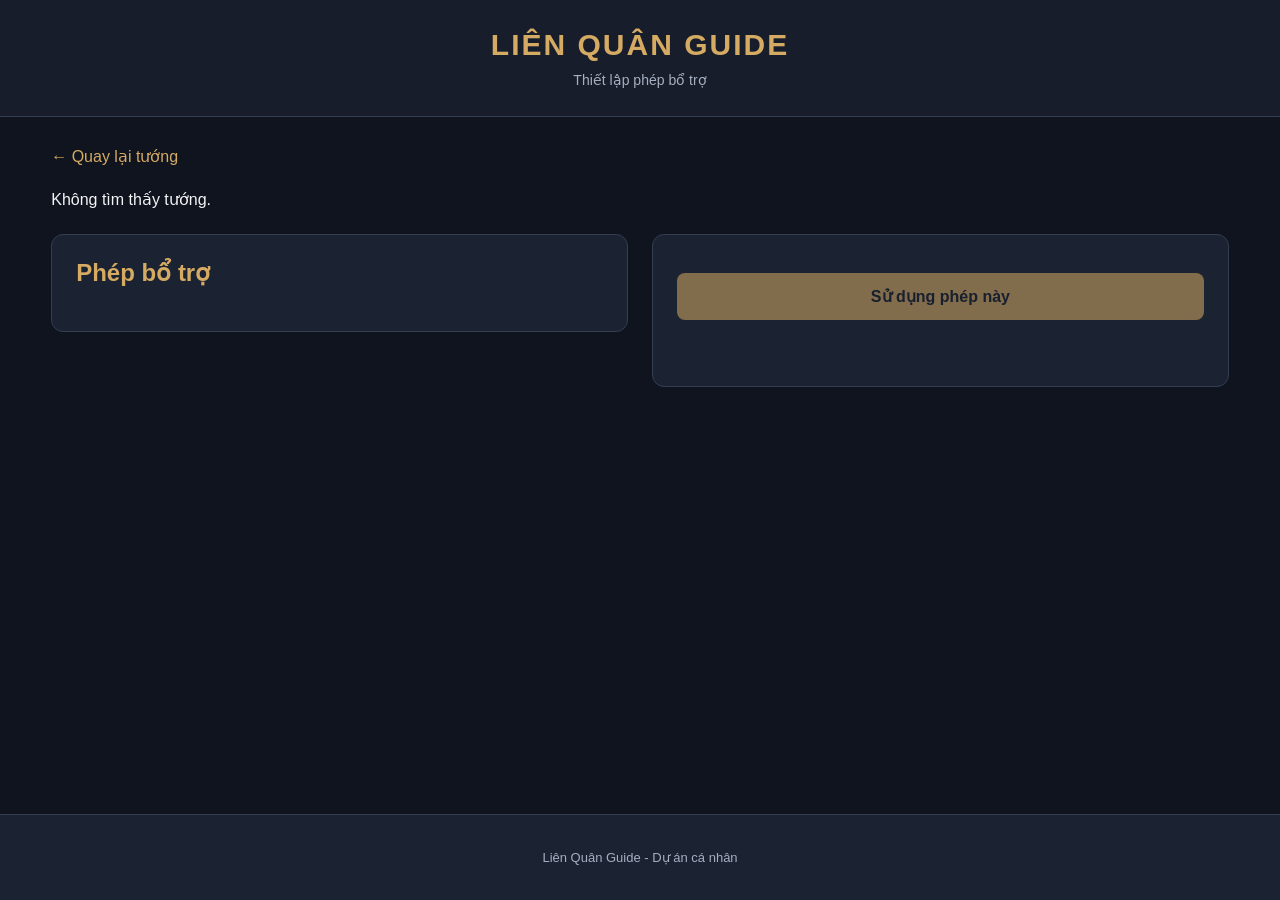
<file: spells.html>
<!doctype html>
<html lang="vi">
  <head>
    <meta charset="UTF-8" />
    <meta name="viewport" content="width=device-width, initial-scale=1.0" />

    <title>Phép bổ trợ - Liên Quân Guide</title>

    <link rel="stylesheet" href="css/style.css" />

    <script src="js/game-data-loader.js" defer></script>
    <script src="js/heroes-json.js" defer></script>
    <script src="js/spells.js" defer></script>
  </head>

  <body>
    <header class="header">
      <div class="container">
        <h1>LIÊN QUÂN GUIDE</h1>
        <p>Thiết lập phép bổ trợ</p>
      </div>
    </header>

    <main class="container spell-page">
      <a id="spell-back" href="index.html" class="spell-back">
        ← Quay lại tướng
      </a>

      <div id="spell-hero" class="spell-hero"></div>

      <div class="spell-layout">
        <!-- BÊN TRÁI: 11 PHÉP -->
        <section class="spell-list-panel">
          <h2>Phép bổ trợ</h2>

          <div id="spell-list" class="spell-list"></div>
        </section>

        <!-- BÊN PHẢI: THÔNG TIN -->
        <aside class="spell-info-panel">
          <div id="spell-info"></div>

          <button id="spell-use" type="button">Sử dụng phép này</button>

          <p id="spell-status" role="status"></p>
        </aside>
      </div>
    </main>

    <footer class="footer">
      <p>Liên Quân Guide - Dự án cá nhân</p>
    </footer>
  </body>
</html>
</file>
<file: css/style.css>
/* 1. THIẾT LẬP CHUNG */

:root {
  --bg: #10141f;
  --surface: #1b2232;
  --surface-hover: #293349;
  --primary: #d5aa62;
  --text: #f3f4f6;
  --muted: #a5afc0;
  --border: #343e51;
}

* {
  box-sizing: border-box;
}

body {
  margin: 0;
  font-family: Arial, sans-serif;
  background: var(--bg);
  color: var(--text);
  min-height: 100vh;
  display: flex;
  flex-direction: column;
}

.container {
  width: min(1200px, 92%);
  margin: 0 auto;
}

a {
  text-decoration: none;
  color: inherit;
}

button,
input {
  font: inherit;
}

/* 2. HEADER */

.header {
  background: #171d2b;
  padding: 28px 0;
  text-align: center;
  border-bottom: 1px solid var(--border);
}

.header h1 {
  margin: 0;
  font-size: 30px;
  letter-spacing: 2px;
  color: var(--primary);
}

.header p {
  margin: 10px 0 0;
  color: var(--muted);
  font-size: 14px;
}

/* 3. NAVIGATION */

.navbar {
  background: var(--surface);
  border-bottom: 1px solid var(--border);
}

.navbar .container {
  display: flex;
  align-items: center;
  flex-wrap: wrap;
  gap: 24px;
}

.navbar a {
  padding: 16px 0;
  font-size: 14px;
  color: var(--muted);
  transition: color 0.2s;
}

.navbar a:hover,
.navbar a.active {
  color: var(--primary);
}

/* 4. MAIN */

main {
  flex: 1;
}

.hero-section {
  padding: 35px 0 55px;
}

.hero-section h2 {
  margin: 0 0 24px;
  font-size: 24px;
}

/* 5. SEARCH */

.search-box {
  margin-bottom: 20px;
}

#hero-search {
  width: 100%;
  padding: 14px 16px;
  background: var(--surface);
  color: var(--text);
  border: 1px solid var(--border);
  border-radius: 8px;
  outline: none;
}

#hero-search:focus {
  border-color: var(--primary);
}

#hero-search::placeholder {
  color: var(--muted);
}

/* 6. LANE FILTERS */

.lane-filters {
  display: flex;
  flex-wrap: wrap;
  gap: 10px;
  margin-bottom: 24px;
}

.filter-btn {
  padding: 10px 18px;
  background: var(--surface);
  color: var(--muted);
  border: 1px solid var(--border);
  border-radius: 8px;
  cursor: pointer;
  transition: 0.2s;
}

.filter-btn:hover {
  background: var(--surface-hover);
  color: var(--text);
}

.filter-btn.active {
  background: var(--primary);
  color: #171717;
  border-color: var(--primary);
  font-weight: bold;
}

/* 7. HERO COUNT */

#hero-count {
  color: var(--muted);
  font-size: 14px;
  margin-bottom: 20px;
}

/* 8. HERO GRID */

.hero-grid {
  display: grid;
  grid-template-columns: repeat(6, minmax(0, 1fr));
  gap: 16px;
}

.hero-card {
  display: flex;
  flex-direction: column;
  align-items: center;
  text-align: center;
  gap: 8px;
  padding: 14px 8px;
  background: var(--surface);
  border: 1px solid var(--border);
  border-radius: 10px;
  transition: 0.2s;
  min-width: 0;
}

.hero-card:hover {
  background: var(--surface-hover);
  border-color: var(--primary);
  transform: translateY(-3px);
}

.hero-avatar {
  width: 72px;
  height: 72px;
  display: flex;
  align-items: center;
  justify-content: center;
  border-radius: 50%;
  background: linear-gradient(135deg, #514027, #a78046);
  color: white;
  font-size: 28px;
  font-weight: bold;
}

.hero-avatar img {
  width: 100%;
  height: 100%;
  object-fit: cover;
  border-radius: 50%;
}

.hero-card h3 {
  margin: 4px 0 0;
  font-size: 15px;
  overflow-wrap: anywhere;
}

.hero-role {
  font-size: 12px;
  color: var(--primary);
  margin: 0;
}

.hero-lanes {
  margin: 0;
  font-size: 11px;
  color: var(--muted);
  line-height: 1.5;
}

.empty-message {
  grid-column: 1 / -1;
  text-align: center;
  padding: 40px;
  color: var(--muted);
}

/* 9. FOOTER */

.footer {
  padding: 22px;
  text-align: center;
  background: var(--surface);
  border-top: 1px solid var(--border);
  color: var(--muted);
  font-size: 13px;
}

/* 10. RESPONSIVE */

@media (max-width: 1000px) {
  .hero-grid {
    grid-template-columns: repeat(4, minmax(0, 1fr));
  }
}

@media (max-width: 650px) {
  .header h1 {
    font-size: 23px;
  }

  .hero-section {
    padding-top: 24px;
  }

  .hero-grid {
    grid-template-columns: repeat(3, minmax(0, 1fr));
    gap: 10px;
  }

  .hero-card {
    padding: 12px 5px;
  }

  .hero-avatar {
    width: 58px;
    height: 58px;
    font-size: 23px;
  }

  .hero-card h3 {
    font-size: 13px;
  }

  .navbar .container {
    gap: 18px;
  }
}

@media (max-width: 360px) {
  .hero-grid {
    grid-template-columns: repeat(2, minmax(0, 1fr));
  }
}

/* 11. BẢNG KHẮC CHẾ */

.matchup-form {
  display: flex;
  flex-direction: column;
  gap: 12px;
  margin-bottom: 30px;
}

.matchup-form label {
  font-size: 14px;
  font-weight: bold;
  color: var(--text);
  margin-top: 8px;
}

.matchup-form select,
.matchup-form textarea {
  width: 100%;
  padding: 12px 14px;
  background: var(--bg);
  color: var(--text);
  border: 1px solid var(--border);
  border-radius: 8px;
  font: inherit;
  outline: none;
}

.matchup-form select:focus,
.matchup-form textarea:focus {
  border-color: var(--primary);
}

.matchup-form textarea {
  min-height: 120px;
  resize: vertical;
  line-height: 1.6;
}

.matchup-form textarea::placeholder {
  color: var(--muted);
}

#save-matchup {
  align-self: flex-start;
  background: var(--primary);
  color: #171717;
  border: none;
  padding: 12px 24px;
  border-radius: 8px;
  font-weight: bold;
  cursor: pointer;
  margin-top: 8px;
  transition: 0.2s;
}

#save-matchup:hover {
  filter: brightness(1.1);
}

/* 12. DANH SÁCH KÈO ĐÃ LƯU */

#matchup-list {
  display: grid;
  grid-template-columns: repeat(2, minmax(0, 1fr));
  gap: 16px;
  margin-top: 16px;
}

.matchup-card {
  background: var(--bg);
  border: 1px solid var(--border);
  border-radius: 10px;
  padding: 18px;
  min-width: 0;
}

.matchup-card h4 {
  color: var(--primary);
  font-size: 17px;
  margin: 0 0 12px;
}

.matchup-card p {
  color: var(--muted);
  font-size: 14px;
  line-height: 1.6;
  white-space: pre-wrap;
  overflow-wrap: anywhere;
}

.matchup-card button {
  padding: 9px 18px;
  margin: 8px 8px 0 0;
  background: var(--surface-hover);
  color: var(--text);
  border: 1px solid var(--border);
  border-radius: 6px;
  cursor: pointer;
}

.matchup-card button:hover {
  border-color: var(--primary);
}

.matchup-card button:last-child {
  color: #ff8585;
}

#matchup-list > p {
  grid-column: 1 / -1;
  color: var(--muted);
}

/* 13. RESPONSIVE BẢNG KHẮC CHẾ */

@media (max-width: 650px) {
  #matchup-list {
    grid-template-columns: 1fr;
  }

  #save-matchup {
    width: 100%;
  }

  .matchup-card {
    padding: 14px;
  }

  .matchup-form select,
  .matchup-form textarea {
    font-size: 16px;
  }
}

/* 14. HÌNH ẢNH TƯỚNG ĐỐI ĐẦU */

.matchup-header {
  display: flex;
  align-items: center;
  gap: 12px;
  margin-bottom: 14px;
}

.matchup-avatar {
  width: 55px;
  height: 55px;
  border-radius: 10px;
  object-fit: cover;
  flex-shrink: 0;
}

.matchup-avatar.fallback {
  display: flex;
  align-items: center;
  justify-content: center;
  background: var(--surface-hover);
  font-size: 22px;
  font-weight: bold;
}

.matchup-header h4 {
  margin: 0;
  font-size: 17px;
  color: var(--text);
}

/* 15. MÀU SẮC ĐỘ KHÓ */

.matchup-difficulty {
  display: inline-block;
  padding: 6px 12px;
  border-radius: 6px;
  font-size: 13px;
  font-weight: bold;
  margin-bottom: 10px;
}

.difficulty-easy {
  background: #173b2b;
  color: #68e0a0;
}

.difficulty-even {
  background: #3a321c;
  color: #f3c969;
}

.difficulty-hard {
  background: #472d19;
  color: #ffad68;
}

.difficulty-very-hard {
  background: #471f2a;
  color: #ff738c;
}

/* 16. BỘ TRANG BỊ - 12 Ô */

.build-description {
  color: var(--muted);
  font-size: 14px;
  margin-bottom: 20px;
}

.build-slots {
  display: grid;
  grid-template-columns: repeat(6, minmax(0, 1fr));
  gap: 14px;
}

.build-slot {
  position: relative;
  min-width: 0;
}

.build-slot-button {
  width: 100%;
  min-height: 125px;
  padding: 12px 6px;
  background: var(--bg);
  color: var(--text);
  border: 1px solid var(--border);
  border-radius: 10px;
  cursor: pointer;
  display: flex;
  flex-direction: column;
  align-items: center;
  justify-content: center;
  gap: 10px;
  transition: 0.2s;
}

.build-slot-button:hover {
  border-color: var(--primary);
  background: var(--surface-hover);
}

.build-slot-button img {
  width: 65px;
  height: 65px;
  object-fit: contain;
  border-radius: 8px;
}

.build-slot-button span {
  font-size: 12px;
  text-align: center;
  overflow-wrap: anywhere;
}

.build-slot-plus {
  font-size: 35px !important;
  color: var(--primary);
}

/* Nút xóa trang bị */

.build-remove {
  position: absolute;
  top: 5px;
  right: 5px;
  padding: 4px 7px;
  background: #51232b;
  color: #ff9ca8;
  border: none;
  border-radius: 5px;
  cursor: pointer;
  font-size: 11px;
}

.build-remove:hover {
  background: #813142;
}

#build-status {
  margin-top: 18px;
  color: var(--muted);
  font-size: 13px;
}

/* 17. BẢNG CHỌN TRANG BỊ */

.item-picker {
  margin-top: 25px;
  padding: 20px;
  background: var(--bg);
  border: 1px solid var(--primary);
  border-radius: 12px;
}

/* Đảm bảo bảng chọn ẩn khi đóng */

.item-picker[hidden] {
  display: none;
}

.item-picker-header {
  display: flex;
  justify-content: space-between;
  align-items: center;
  gap: 12px;
  margin-bottom: 18px;
}

.item-picker-header h3 {
  margin: 0;
  font-size: 18px;
  color: var(--primary);
}

#close-item-picker {
  padding: 8px 15px;
  background: var(--surface-hover);
  color: var(--text);
  border: 1px solid var(--border);
  border-radius: 6px;
  cursor: pointer;
}

#item-search,
#item-category {
  width: 100%;
  padding: 12px;
  margin-bottom: 12px;
  background: var(--surface);
  color: var(--text);
  border: 1px solid var(--border);
  border-radius: 8px;
  outline: none;
}

#item-search:focus,
#item-category:focus {
  border-color: var(--primary);
}

/* Danh sách trang bị */

.item-list {
  display: grid;
  grid-template-columns: repeat(3, minmax(0, 1fr));
  gap: 10px;
  max-height: 450px;
  overflow-y: auto;
}

.item-option {
  display: flex;
  align-items: center;
  gap: 12px;
  padding: 10px;
  background: var(--surface);
  color: var(--text);
  border: 1px solid var(--border);
  border-radius: 8px;
  cursor: pointer;
  text-align: left;
  min-width: 0;
}

.item-option:hover {
  border-color: var(--primary);
  background: var(--surface-hover);
}

.item-option img {
  width: 48px;
  height: 48px;
  object-fit: contain;
  flex-shrink: 0;
}

.item-option-info {
  display: flex;
  flex-direction: column;
  gap: 5px;
  min-width: 0;
}

.item-option-info strong {
  font-size: 13px;
  overflow-wrap: anywhere;
}

.item-option-info span {
  font-size: 12px;
  color: var(--primary);
}

/* 18. RESPONSIVE TRANG BỊ */

@media (max-width: 900px) {
  .build-slots {
    grid-template-columns: repeat(4, minmax(0, 1fr));
  }

  .item-list {
    grid-template-columns: repeat(2, minmax(0, 1fr));
  }
}

@media (max-width: 650px) {
  .build-slots {
    grid-template-columns: repeat(3, minmax(0, 1fr));
    gap: 9px;
  }

  .build-slot-button {
    min-height: 110px;
  }

  .build-slot-button img {
    width: 52px;
    height: 52px;
  }

  .item-picker {
    padding: 12px;
  }

  .item-list {
    grid-template-columns: 1fr;
  }

  #item-search,
  #item-category {
    font-size: 16px;
  }
}

/* 19. GHI CHÚ CÁCH CHƠI */

.notes-description {
  color: var(--muted);
  font-size: 14px;
  margin-bottom: 18px;
}

.notes-textarea {
  width: 100%;
  min-height: 250px;
  padding: 16px;
  background: var(--bg);
  color: var(--text);
  border: 1px solid var(--border);
  border-radius: 10px;
  font: inherit;
  font-size: 15px;
  line-height: 1.7;
  resize: vertical;
  outline: none;
}

.notes-textarea:focus {
  border-color: var(--primary);
}

.notes-actions {
  display: flex;
  flex-wrap: wrap;
  gap: 12px;
  margin-top: 15px;
}

.notes-actions button {
  padding: 12px 20px;
  border: none;
  border-radius: 8px;
  font-weight: bold;
  cursor: pointer;
}

#save-notes {
  background: var(--primary);
  color: #171717;
}

#delete-notes {
  background: #51232b;
  color: #ff9ca8;
}

#notes-status {
  color: var(--muted);
  font-size: 13px;
  margin-top: 12px;
}

@media (max-width: 650px) {
  .notes-actions button {
    flex: 1;
  }

  .notes-textarea {
    font-size: 16px;
  }
}

/* 20. GHIM TƯỚNG */

.hero-card-wrapper {
  position: relative;
  min-width: 0;
}

.hero-card-wrapper .hero-card {
  height: 100%;
}

.hero-pin {
  position: absolute;
  top: 8px;
  right: 8px;
  width: 32px;
  height: 32px;
  background: #10141fe0;
  color: var(--muted);
  border: 1px solid var(--border);
  border-radius: 8px;
  font-size: 22px;
  cursor: pointer;
  z-index: 2;
}

.hero-pin:hover,
.hero-pin.pinned {
  color: var(--primary);
  border-color: var(--primary);
}

.hero-card-wrapper:has(.hero-pin.pinned) .hero-card {
  border-color: var(--primary);
}

/* 21. BẢNG KHẮC CHẾ DẠNG LIỆT KÊ */

.matchup-table {
  min-width: 620px;
}

.matchup-table th,
.matchup-table td {
  padding: 14px;
}

.matchup-table th {
  font-size: 13px;
}

.matchup-table tbody tr:hover {
  background: var(--surface-hover);
}

.matchup-hero {
  gap: 12px;
}

.matchup-hero img {
  width: 46px;
  height: 46px;
  border-radius: 8px;
  object-fit: cover;
}

.matchup-hero strong {
  font-size: 14px;
}

.matchup-note-cell {
  font-size: 13px;
}

.matchup-actions button {
  padding: 8px 12px;
}

@media (max-width: 650px) {
  .matchup-table th,
  .matchup-table td {
    padding: 10px;
  }
}

/* 22. BẢNG KHẮC CHẾ MỚI */

/* Bộ lọc lane */

.enemy-tabs {
  display: flex;
  flex-wrap: wrap;
  gap: 8px;
  margin: 8px 0 14px;
}

.enemy-tabs button {
  background: var(--bg);
  color: var(--text);
  border: 1px solid var(--border);
  padding: 9px 12px;
  border-radius: 7px;
  cursor: pointer;
}

.enemy-tabs button.active,
.enemy-tabs button:hover {
  background: var(--primary);
  border-color: var(--primary);
  color: #171717;
}

/* Tìm kiếm và lọc vai trò */

.enemy-toolbar {
  display: grid;
  grid-template-columns: 1fr 190px;
  gap: 10px;
}

.enemy-toolbar input,
.enemy-toolbar select {
  min-width: 0;
  width: 100%;
  padding: 11px;
  background: var(--bg);
  color: var(--text);
  border: 1px solid var(--border);
  border-radius: 8px;
}

/* Lưới chọn tướng */

.enemy-grid {
  display: grid;
  grid-template-columns: repeat(auto-fill, minmax(94px, 1fr));
  gap: 9px;
  max-height: 345px;
  overflow-y: auto;
  padding: 12px;
  border: 1px solid var(--border);
  border-radius: 10px;
  background: var(--bg);
}

.enemy-choice {
  min-width: 0;
  display: flex;
  flex-direction: column;
  align-items: center;
  gap: 7px;
  padding: 9px 5px;
  border: 1px solid var(--border);
  background: var(--surface);
  border-radius: 8px;
  color: var(--text);
  cursor: pointer;
}

.enemy-choice img,
.enemy-fallback {
  width: 56px;
  height: 56px;
  object-fit: cover;
  border-radius: 8px;
}

.enemy-fallback {
  display: grid;
  place-items: center;
  background: var(--surface-hover);
}

.enemy-choice span:last-child {
  text-align: center;
  font-size: 12px;
  overflow-wrap: anywhere;
}

.enemy-choice:hover,
.enemy-choice.selected {
  border-color: var(--primary);
  background: var(--surface-hover);
}

.enemy-choice.selected {
  box-shadow: inset 0 0 0 1px var(--primary);
}

/* Tướng đang chọn */

.selected-enemy {
  color: var(--primary);
  font-weight: bold;
  margin: 4px 0 8px;
}

#matchup-status {
  color: var(--primary);
  margin: 0;
}

/* 23. DANH SÁCH KÈO THEO LANE */

#matchup-list {
  display: block;
}

.matchup-lane-heading {
  color: var(--primary);
  font-size: 16px;
  margin: 22px 0 10px;
}

/* Bảng */

.matchup-table-wrapper {
  width: 100%;
  overflow-x: auto;
  border: 1px solid var(--border);
  border-radius: 10px;
}

.matchup-table {
  width: 100%;
  min-width: 700px;
  border-collapse: collapse;
}

.matchup-table th,
.matchup-table td {
  padding: 12px;
  text-align: left;
  vertical-align: middle;
  border-bottom: 1px solid var(--border);
}

.matchup-table th {
  background: var(--surface-hover);
  color: var(--primary);
}

.matchup-table tbody tr:last-child td {
  border-bottom: none;
}

/* Hình và tên tướng */

.matchup-hero {
  display: flex;
  align-items: center;
  gap: 9px;
}

.matchup-hero img,
.matchup-hero .enemy-fallback {
  width: 42px;
  height: 42px;
  border-radius: 7px;
}

/* Ghi chú */

.matchup-note-cell {
  max-width: 350px;
  white-space: pre-wrap;
  overflow-wrap: anywhere;
  color: var(--muted);
}

/* Nút sửa và xóa */

.matchup-actions {
  white-space: nowrap;
}

.matchup-actions button {
  padding: 7px 10px;
  margin-right: 5px;
  border-radius: 6px;
  border: 1px solid var(--border);
  background: var(--surface-hover);
  color: var(--text);
  cursor: pointer;
}

.matchup-actions .delete-matchup {
  color: #ff8585;
}

/* Đánh giá cũ */

.difficulty-old {
  background: #333;
  color: #ddd;
}

/* 24. RESPONSIVE */

@media (max-width: 650px) {
  .enemy-toolbar {
    grid-template-columns: 1fr;
  }

  .enemy-grid {
    grid-template-columns: repeat(4, minmax(0, 1fr));
    gap: 5px;
    padding: 7px;
  }

  .enemy-choice img,
  .enemy-fallback {
    width: 45px;
    height: 45px;
  }

  .enemy-choice {
    padding: 6px 3px;
  }

  .enemy-choice span:last-child {
    font-size: 11px;
  }
}

@media (max-width: 380px) {
  .enemy-grid {
    grid-template-columns: repeat(3, minmax(0, 1fr));
  }
}

/* 25. HỆ THỐNG PHÙ HIỆU */

.insignias-branches button.active {
  border-color: var(--branch-color);
  color: var(--branch-color);
  background: var(--surface-hover);
}

.insignias-path {
  --path-color: var(--primary);
}

.insignias-path .path-line {
  background: var(--path-color);
  min-width: 10px;
}

.insignia-node {
  display: flex;
  flex-direction: column;
  align-items: center;
  justify-content: center;
  gap: 5px;
  background: transparent;
  border: 0;
  color: var(--muted);
  cursor: pointer;
}

.insignia-node img {
  width: 57px;
  height: 57px;
  object-fit: contain;
  border-radius: 50%;
  border: 2px solid var(--path-color);
}

.insignia-node.active img {
  box-shadow: 0 0 14px var(--path-color);
}

.insignia-node small {
  font-size: 12px;
  font-weight: bold;
  color: var(--path-color);
}

.insignia-empty {
  width: 57px;
  height: 57px;
  display: grid;
  place-items: center;
  border: 2px solid var(--path-color);
  border-radius: 50%;
  font-size: 28px;
  color: var(--path-color);
  opacity: 0.65;
}

.insignia-node.active .insignia-empty {
  opacity: 1;
  box-shadow: 0 0 12px var(--path-color);
}

.insignia-fallback {
  display: grid;
  place-items: center;
  min-height: 55px;
  color: var(--primary);
  font-size: 12px;
  text-align: center;
}

.insignias-options button:hover {
  border-color: var(--primary);
  background: var(--surface-hover);
}

.insignias-options button.selected {
  box-shadow: inset 0 0 0 1px var(--primary);
}

.insignias-info h3 {
  margin-bottom: 12px;
}

#insignias-status {
  color: var(--primary);
  font-size: 14px;
  margin-top: 12px;
}

@media (max-width: 650px) {
  .insignia-node img,
  .insignia-empty {
    width: 45px;
    height: 45px;
  }

  .insignias-path .path-node {
    width: 53px;
    min-height: 75px;
  }

  .insignias-options {
    grid-template-columns: repeat(3, minmax(0, 1fr));
  }
}

/* 26. THANH XEM TRƯỚC PHÙ HIỆU */

.insignias-preview {
  display: flex;
  align-items: center;
  justify-content: space-between;
  gap: 20px;
  margin-top: 24px;
  padding: 18px 24px;
  background: #25254b;
  border: 1px solid #393961;
  border-radius: 12px;
  text-decoration: none;
  color: var(--text);
  transition: 0.2s;
}

.insignias-preview:hover {
  background: #30305c;
  border-color: var(--primary);
}

.insignias-preview-content {
  display: flex;
  flex-direction: column;
  gap: 12px;
  min-width: 0;
}

.insignias-preview-content h3 {
  margin: 0;
  font-size: 17px;
  color: var(--muted);
}

.insignias-preview-icons {
  display: flex;
  align-items: center;
  flex-wrap: wrap;
  gap: 12px;
}

.insignia-preview-slot {
  width: 56px;
  height: 56px;
  display: grid;
  place-items: center;
  border: 2px solid #7b4652;
  border-radius: 50%;
  background: #2d2033;
  color: #dca7a7;
  font-size: 26px;
  overflow: hidden;
}

.insignia-preview-slot.sub {
  width: 46px;
  height: 46px;
  border-color: #467b59;
  background: #20392b;
  color: #88d7a5;
}

.insignia-preview-slot.sub:nth-child(4) {
  margin-left: 18px;
}

.insignia-preview-slot img {
  width: 100%;
  height: 100%;
  object-fit: contain;
}

.insignias-preview-arrow {
  font-size: 30px;
  color: #9dc4f1;
  flex-shrink: 0;
}

@media (max-width: 650px) {
  .insignias-preview {
    padding: 14px;
    gap: 10px;
  }

  .insignias-preview-icons {
    gap: 6px;
  }

  .insignia-preview-slot {
    width: 42px;
    height: 42px;
  }

  .insignia-preview-slot.sub {
    width: 36px;
    height: 36px;
  }

  .insignia-preview-slot.sub:nth-child(4) {
    margin-left: 8px;
  }

  .insignias-preview-arrow {
    font-size: 23px;
  }
}

/* 27. GIAO DIỆN BẢNG NGỌC */

.arcana-page {
  padding: 30px 0 60px;
}

.arcana-hero-profile {
  display: flex;
  align-items: center;
  gap: 15px;
  margin-bottom: 25px;
}

.arcana-hero-profile img {
  width: 75px;
  height: 75px;
  object-fit: cover;
  border-radius: 50%;
  border: 2px solid var(--primary);
}

.arcana-hero-profile h2 {
  margin: 0 0 8px;
  color: var(--primary);
}

.arcana-hero-profile p {
  margin: 0;
  color: var(--muted);
}

/* Bố cục chính */

.arcana-layout {
  display: grid;
  grid-template-columns: minmax(0, 1fr) 310px;
  gap: 20px;
  align-items: start;
}

.arcana-board,
.arcana-sidebar {
  min-width: 0;
  background: var(--surface);
  border: 1px solid var(--border);
  border-radius: 12px;
  padding: 20px;
}

.arcana-board h2,
.arcana-sidebar h2 {
  color: var(--primary);
  margin: 0 0 20px;
  font-size: 20px;
}

/* Vòng tròn */

.arcana-circle {
  position: relative;
  width: min(100%, 540px);
  aspect-ratio: 1;
  margin: 15px auto 30px;
  border: 3px solid #4b477a;
  border-radius: 50%;
  background: radial-gradient(circle, #30335c 0%, #222944 55%, #1b2232 100%);
}

.arcana-center {
  position: absolute;
  left: 50%;
  top: 50%;
  transform: translate(-50%, -50%);
  width: 26%;
  aspect-ratio: 1;
  border-radius: 50%;
  display: flex;
  flex-direction: column;
  align-items: center;
  justify-content: center;
  background: #333a70;
  border: 3px solid #747ab5;
  color: #e9d8a0;
}

.arcana-center span {
  font-size: clamp(28px, 5vw, 46px);
}

.arcana-center small {
  color: var(--muted);
  font-size: 11px;
  text-align: center;
}

/* Từng viên ngọc */

.arcana-slot {
  position: absolute;
  transform: translate(-50%, -50%);
  width: 10.8%;
  aspect-ratio: 1;
  padding: 2px;
  border-radius: 50%;
  background: #24283e;
  border: 2px solid var(--gem-color);
  cursor: pointer;
}

.arcana-red {
  --gem-color: #db6565;
}

.arcana-purple {
  --gem-color: #ae75d9;
}

.arcana-teal {
  --gem-color: #48bcc4;
}

.arcana-slot img {
  width: 100%;
  height: 100%;
  object-fit: contain;
  border-radius: 50%;
}

.arcana-slot.selected {
  box-shadow: 0 0 14px var(--gem-color);
  outline: 2px solid var(--primary);
  outline-offset: 2px;
}

.arcana-slot:hover {
  filter: brightness(1.2);
}

/* Bảng chọn loại ngọc */

.arcana-picker {
  border-top: 1px solid var(--border);
  padding-top: 20px;
}

.arcana-picker h3 {
  color: var(--primary);
}

#arcana-options {
  display: grid;
  grid-template-columns: repeat(3, minmax(0, 1fr));
  gap: 10px;
}

.arcana-option {
  display: flex;
  flex-direction: column;
  align-items: center;
  gap: 8px;
  min-width: 0;
  padding: 12px 6px;
  background: var(--bg);
  border: 1px solid var(--border);
  border-radius: 10px;
  color: var(--text);
  cursor: pointer;
}

.arcana-option img {
  width: 52px;
  height: 52px;
  object-fit: contain;
}

.arcana-option span {
  font-size: 12px;
  line-height: 1.4;
  text-align: center;
  overflow-wrap: anywhere;
}

.arcana-option.selected {
  border-color: var(--gem-color);
  background: var(--surface-hover);
}

.arcana-option:hover {
  border-color: var(--primary);
}

/* Tổng chỉ số */

.arcana-stat-row {
  display: flex;
  justify-content: space-between;
  gap: 12px;
  padding: 8px 0;
  border-bottom: 1px solid var(--border);
  font-size: 14px;
}

.arcana-stat-row strong {
  color: #70dab0;
  white-space: nowrap;
}

/* Chi tiết ngọc */

.arcana-sidebar h3 {
  color: var(--primary);
  margin-top: 25px;
}

.arcana-detail-image {
  width: 60px;
  height: 60px;
  object-fit: contain;
}

#arcana-details h4 {
  margin: 12px 0;
}

#arcana-details p {
  color: var(--muted);
  line-height: 1.6;
}

/* Nút lưu */

#save-arcana {
  width: 100%;
  padding: 13px;
  margin-top: 25px;
  background: var(--primary);
  color: #171717;
  border: 0;
  border-radius: 8px;
  font-weight: bold;
  cursor: pointer;
}

#arcana-status {
  color: var(--primary);
  font-size: 13px;
  margin-top: 12px;
}

/* Responsive */

@media (max-width: 850px) {
  .arcana-layout {
    grid-template-columns: 1fr;
  }
}

@media (max-width: 550px) {
  .arcana-board,
  .arcana-sidebar {
    padding: 12px;
  }

  .arcana-circle {
    margin: 15px auto 25px;
  }

  #arcana-options {
    grid-template-columns: repeat(2, minmax(0, 1fr));
  }

  .arcana-center small {
    font-size: 9px;
  }
}

/* 28. XEM TRƯỚC BẢNG NGỌC */

.arcana-preview {
  display: flex;
  align-items: center;
  justify-content: space-between;
  gap: 20px;
  margin-top: 16px;
  padding: 18px 24px;
  background: #25254b;
  border: 1px solid #393961;
  border-radius: 12px;
  color: var(--text);
  text-decoration: none;
  transition: 0.2s;
}

.arcana-preview:hover {
  background: #30305c;
  border-color: var(--primary);
}

.arcana-preview-content {
  display: flex;
  flex-direction: column;
  gap: 12px;
  min-width: 0;
  flex: 1;
}

.arcana-preview-content h3 {
  margin: 0;
  font-size: 17px;
  color: var(--muted);
}

.arcana-preview-summary {
  display: flex;
  align-items: center;
  gap: 12px;
  max-width: 100%;
  overflow-x: auto;
  padding-bottom: 5px;
}

.arcana-preview-level {
  width: 55px;
  height: 55px;
  flex-shrink: 0;
  display: grid;
  place-items: center;
  border: 3px solid #769bea;
  border-radius: 50%;
  background: #27365f;
  color: #e8dba5;
  font-size: 24px;
  font-weight: bold;
}

.arcana-preview-group {
  display: flex;
  flex-direction: column;
  align-items: center;
  gap: 5px;
  flex-shrink: 0;
}

.arcana-preview-group img {
  width: 43px;
  height: 43px;
  object-fit: contain;
  border-radius: 50%;
}

.arcana-preview-group span {
  font-size: 12px;
  color: var(--text);
}

.arcana-preview-empty {
  margin: 0;
  color: var(--muted);
}

.arcana-preview-arrow {
  font-size: 30px;
  color: #9dc4f1;
  flex-shrink: 0;
}

@media (max-width: 650px) {
  .arcana-preview {
    padding: 14px;
    gap: 10px;
  }

  .arcana-preview-summary {
    gap: 9px;
  }

  .arcana-preview-level {
    width: 43px;
    height: 43px;
    font-size: 19px;
  }

  .arcana-preview-group img {
    width: 35px;
    height: 35px;
  }

  .arcana-preview-arrow {
    font-size: 23px;
  }
}

/* CỬA HÀNG TRANG BỊ */

.shop-layout {
  display: grid;
  grid-template-columns: 125px minmax(0, 1fr) 245px;
  gap: 12px;
}

.shop-categories {
  display: flex;
  flex-direction: column;
  gap: 5px;
}

.shop-category {
  padding: 11px 7px;
  border: 0;
  border-left: 3px solid transparent;
  background: var(--surface);
  color: var(--text);
  text-align: left;
  border-radius: 5px;
  cursor: pointer;
}

.shop-category.active {
  border-color: var(--primary);
  background: var(--surface-hover);
  font-weight: 700;
}

.shop-main {
  min-width: 0;
}

.shop-main #item-search {
  box-sizing: border-box;
  width: 100%;
  margin-bottom: 12px;
}

.shop-main .item-list {
  display: grid;
  grid-template-columns: repeat(2, minmax(0, 1fr));
  gap: 8px;
  max-height: 350px;
  overflow-y: auto;
}

.shop-main .item-option.active {
  border-color: var(--primary);
  box-shadow: inset 0 0 0 1px var(--primary);
}

.shop-main .item-option img {
  width: 43px;
  height: 43px;
}

.shop-info {
  padding: 14px;
  background: var(--surface);
  border: 1px solid var(--border);
  border-radius: 9px;
  min-width: 0;
  line-height: 1.5;
}

.shop-detail-heading {
  display: flex;
  align-items: center;
  gap: 12px;
}

.shop-detail-heading img {
  width: 55px;
  height: 55px;
  object-fit: contain;
}

.shop-detail-heading h4 {
  margin: 0;
  font-size: 15px;
}

.shop-detail-heading p {
  margin: 4px 0 0;
  color: var(--primary);
  font-size: 13px;
}

.shop-info ul {
  padding-left: 17px;
  color: var(--primary);
  font-size: 13px;
}

.shop-info strong {
  display: block;
  margin-top: 10px;
}

.shop-info p {
  font-size: 13px;
}

#shop-confirm {
  width: 100%;
  padding: 11px;
  margin-top: 18px;
  border: 0;
  border-radius: 7px;
  background: var(--primary);
  color: #16161c;
  cursor: pointer;
  font-weight: 700;
}

#shop-confirm:disabled {
  opacity: 0.5;
  cursor: not-allowed;
}

/* CÂY GHÉP TRANG BỊ */

.shop-recipe-area {
  margin-top: 18px;
  padding-top: 12px;
  border-top: 1px solid var(--border);
}

.shop-recipe-area h4 {
  margin: 0 0 8px;
  color: var(--primary);
}

.shop-recipe-message {
  color: var(--muted);
  font-size: 12px;
  line-height: 1.5;
}

#recipe-tree {
  max-width: 100%;
  overflow-x: auto;
}

.shop-recipe-visual {
  position: relative;
  display: grid;
  grid-template-columns: repeat(var(--recipe-columns), 145px);
  gap: 26px;
  width: max-content;
  min-height: 90px;
  padding: 10px;
}

.shop-recipe-column {
  display: flex;
  flex-direction: column;
  justify-content: space-around;
  gap: 10px;
  position: relative;
  z-index: 1;
}

.shop-recipe-node {
  position: relative;
  width: 145px;
  min-height: 58px;
  display: flex;
  align-items: center;
  gap: 8px;
  padding: 7px;
  border: 1px solid var(--border);
  border-radius: 6px;
  background: var(--surface);
  color: var(--text);
  cursor: pointer;
  text-align: left;
}

.shop-recipe-node:hover {
  border-color: var(--primary);
}

.shop-recipe-node img {
  width: 38px;
  height: 38px;
  flex-shrink: 0;
  object-fit: contain;
}

.shop-recipe-node span {
  font-size: 11px;
  line-height: 1.3;
  overflow-wrap: anywhere;
}

.recipe-unverified {
  position: absolute;
  right: -6px;
  top: -7px;
  border-radius: 50%;
  background: #765326;
  color: white;
  width: 17px;
  height: 17px;
  display: grid;
  place-items: center;
  font-size: 11px;
}

.shop-recipe-lines {
  position: absolute;
  inset: 0;
  pointer-events: none;
  overflow: visible;
  z-index: 0;
}

.shop-recipe-lines path {
  fill: none;
  stroke: #7fb6ef;
  stroke-width: 2;
}

/* Responsive */

@media (max-width: 1050px) {
  .shop-layout {
    grid-template-columns: 105px minmax(0, 1fr);
  }

  .shop-info {
    grid-column: 2;
  }
}

@media (max-width: 650px) {
  .shop-categories {
    width: 100%;
  }

  .shop-category {
    flex: 0 0 auto;
  }

  .shop-main,
  .shop-info {
    box-sizing: border-box;
  }

  .shop-main .item-list {
    grid-template-columns: repeat(2, minmax(0, 1fr));
  }
}

/* PHÉP BỔ TRỢ */

.spell-hint {
  color: var(--muted);
  font-size: 14px;
  margin-bottom: 18px;
}

.spell-grid {
  display: grid;
  grid-template-columns: repeat(5, minmax(0, 1fr));
  gap: 12px;
}

.spell-option {
  display: flex;
  flex-direction: column;
  align-items: center;
  justify-content: center;
  gap: 10px;
  padding: 14px 8px;
  border: 2px solid var(--border);
  border-radius: 10px;
  background: var(--surface-hover);
  color: var(--text);
  cursor: pointer;
  transition: 0.2s;
}

.spell-option img {
  width: 54px;
  height: 54px;
  object-fit: contain;
  border-radius: 10px;
}

.spell-option span {
  font-size: 13px;
  font-weight: 600;
  text-align: center;
}

.spell-option:hover {
  border-color: var(--primary);
  transform: translateY(-2px);
}

.spell-option.is-selected {
  border-color: var(--primary);
  background: rgba(213, 170, 98, 0.16);
  box-shadow: 0 0 12px rgba(213, 170, 98, 0.2);
}

.spell-option:focus-visible {
  outline: 2px solid var(--primary);
  outline-offset: 3px;
}

.spell-detail {
  margin-top: 20px;
  padding: 16px;
  background: var(--bg);
  border: 1px solid var(--border);
  border-radius: 8px;
  color: var(--text);
  font-size: 14px;
  line-height: 1.7;
}

/* Responsive */

@media (max-width: 768px) {
  .spell-grid {
    grid-template-columns: repeat(3, minmax(0, 1fr));
  }
}

@media (max-width: 480px) {
  .spell-grid {
    grid-template-columns: repeat(2, minmax(0, 1fr));
  }

  .spell-option img {
    width: 48px;
    height: 48px;
  }
}

/* PHÉP BỔ TRỢ - GIAO DIỆN THU GỌN */

.spell-summary {
  display: grid;
  grid-template-columns: 1fr 32px;
  grid-template-areas:
    "title arrow"
    "current arrow";
  align-items: center;
  width: 100%;
  padding: 12px 16px;
  gap: 8px;
  background: var(--surface-hover);
  border: 1px solid var(--border);
  border-radius: 12px;
  color: var(--text);
  cursor: pointer;
  text-align: left;
}

.spell-summary-title {
  grid-area: title;
  font-size: 15px;
  font-weight: 600;
}

.spell-summary-current {
  grid-area: current;
  display: flex;
  align-items: center;
  gap: 12px;
  min-height: 60px;
  font-size: 14px;
}

.spell-summary-current img {
  width: 56px;
  height: 56px;
  object-fit: contain;
  border-radius: 50%;
}

.spell-summary-arrow {
  grid-area: arrow;
  font-size: 36px;
  line-height: 1;
  text-align: center;
  transition: transform 0.2s;
}

.spell-summary.is-open .spell-summary-arrow {
  transform: rotate(90deg);
}

.spell-summary:hover {
  border-color: var(--primary);
}

.spell-summary:focus-visible {
  outline: 2px solid var(--primary);
  outline-offset: 2px;
}

.spell-chooser {
  margin-top: 14px;
}

.spell-chooser[hidden] {
  display: none;
}

/* XEM TRƯỚC PHÉP BỔ TRỢ */

.spell-preview {
  display: flex;
  align-items: center;
  justify-content: space-between;
  gap: 20px;
  margin-top: 24px;
  padding: 18px 24px;
  background: #25254b;
  border: 1px solid #393961;
  border-radius: 12px;
  color: var(--text);
  cursor: pointer;
}

.spell-preview:hover {
  background: #30305c;
  border-color: var(--primary);
}

.spell-preview-content {
  display: flex;
  flex-direction: column;
  gap: 12px;
  min-width: 0;
}

.spell-preview-content h3 {
  margin: 0;
  color: var(--muted);
  font-size: 17px;
}

.spell-preview-selected {
  display: flex;
  align-items: center;
  gap: 12px;
  min-height: 56px;
}

.spell-preview-selected img {
  width: 56px;
  height: 56px;
  object-fit: contain;
  border-radius: 50%;
}

.spell-preview-arrow {
  color: #9dc4f1;
  font-size: 30px;
}

/* TRANG CHỌN PHÉP BỔ TRỢ */

.spell-page {
  padding: 30px 0 60px;
}

.spell-back {
  display: inline-block;
  margin-bottom: 24px;
  color: var(--primary);
}

.spell-hero {
  display: flex;
  align-items: center;
  gap: 15px;
  margin-bottom: 25px;
}

.spell-hero img {
  width: 75px;
  height: 75px;
  object-fit: cover;
  border-radius: 50%;
  border: 2px solid var(--primary);
}

.spell-hero h2 {
  color: var(--primary);
}

.spell-layout {
  display: grid;
  grid-template-columns: minmax(0, 1fr) minmax(0, 1fr);
  gap: 24px;
  align-items: start;
}

.spell-list-panel,
.spell-info-panel {
  background: var(--surface);
  border: 1px solid var(--border);
  border-radius: 12px;
  padding: 24px;
  min-width: 0;
}

.spell-list-panel h2 {
  margin-top: 0;
  color: var(--primary);
}

.spell-list {
  display: grid;
  grid-template-columns: repeat(3, minmax(0, 1fr));
  gap: 16px;
}

.spell-choice {
  position: relative;
  display: flex;
  flex-direction: column;
  align-items: center;
  gap: 9px;
  min-width: 0;
  padding: 12px 5px;
  border: 2px solid transparent;
  border-radius: 12px;
  background: var(--surface-hover);
  color: var(--text);
  cursor: pointer;
}

.spell-choice img {
  width: 62px;
  height: 62px;
  object-fit: contain;
  border-radius: 50%;
}

.spell-choice span:not(.spell-check) {
  font-size: 13px;
  text-align: center;
  overflow-wrap: anywhere;
}

.spell-choice:hover,
.spell-choice.active {
  border-color: var(--primary);
}

.spell-check {
  display: none;
  position: absolute;
  top: 5px;
  right: 5px;
  width: 20px;
  height: 20px;
  line-height: 20px;
  text-align: center;
  border-radius: 50%;
  color: white;
  background: #27895b;
  font-size: 13px;
}

.spell-choice.equipped .spell-check {
  display: block;
}

.spell-choice:focus-visible {
  outline: 2px solid var(--primary);
  outline-offset: 3px;
}

/* Thông tin bên phải */

.spell-info-panel {
  display: flex;
  flex-direction: column;
  gap: 14px;
}

.spell-info-image {
  width: 90px;
  height: 90px;
  object-fit: contain;
}

.spell-info-panel h2 {
  color: var(--primary);
}

.spell-info-description {
  color: var(--muted);
  line-height: 1.8;
  white-space: pre-line;
}

#spell-use {
  padding: 14px 20px;
  border: 0;
  border-radius: 8px;
  background: var(--primary);
  color: #171d2b;
  font-weight: bold;
  cursor: pointer;
}

#spell-use:disabled {
  opacity: 0.55;
  cursor: default;
}

#spell-status {
  color: var(--primary);
  font-size: 14px;
}

@media (max-width: 700px) {
  .spell-layout {
    grid-template-columns: 1fr;
  }

  .spell-list-panel,
  .spell-info-panel {
    padding: 16px;
  }

  .spell-list {
    gap: 8px;
  }

  .spell-choice img {
    width: 52px;
    height: 52px;
  }

  .spell-preview {
    padding: 14px;
  }
}

/* BỘ TRANG BỊ - XEM TRƯỚC */

.builds-preview-icons {
  display: flex;
  flex-wrap: wrap;
  align-items: center;
  gap: 10px;
  min-height: 56px;
}

.builds-preview-icons img {
  width: 56px;
  height: 56px;
  object-fit: contain;
  border-radius: 7px;
  border: 1px solid var(--border);
}

.builds-preview-more {
  color: var(--primary);
  font-size: 16px;
  font-weight: bold;
}

/* TRANG CHỌN TRANG BỊ */

.build-page {
  padding: 30px 0 60px;
}

.build-page-back {
  display: inline-block;
  margin-bottom: 24px;
  color: var(--primary);
}

.build-page-hero {
  display: flex;
  align-items: center;
  gap: 15px;
  margin-bottom: 25px;
}

.build-page-hero img {
  width: 75px;
  height: 75px;
  object-fit: cover;
  border-radius: 50%;
  border: 2px solid var(--primary);
}

.build-page-hero h2 {
  color: var(--primary);
}

@media (max-width: 650px) {
  .builds-preview-icons {
    gap: 6px;
  }

  .builds-preview-icons img {
    width: 44px;
    height: 44px;
  }
}

/* BẢNG KHẮC CHẾ - XEM TRƯỚC 5 ĐƯỜNG */

.matchup-preview-heading {
  display: flex;
  align-items: center;
  justify-content: space-between;
  gap: 20px;
  margin-bottom: 18px;
}

.matchup-preview-heading h2 {
  margin: 0;
}

.matchup-preview-arrow {
  color: #91beff;
  font-size: 30px;
  padding: 4px 12px;
  flex-shrink: 0;
}

.matchup-preview-arrow:hover {
  color: var(--primary);
}

/* Năm cột theo đường */

.matchup-preview-board {
  display: grid;
  grid-template-columns: repeat(5, minmax(0, 1fr));
  gap: 12px;
  overflow-x: auto;
  padding-bottom: 6px;
}

.matchup-preview-column {
  --lane-color: #e5ae70;
  min-width: 0;
  padding: 10px;
  border: 1px solid var(--border);
  border-top: 3px solid var(--lane-color);
  border-radius: 10px;
  background: #141b2b;
}

.matchup-preview-column[data-lane="top"] {
  --lane-color: #ed7680;
}

.matchup-preview-column[data-lane="jg"] {
  --lane-color: #51ce90;
}

.matchup-preview-column[data-lane="mid"] {
  --lane-color: #66aaff;
}

.matchup-preview-column[data-lane="ad"] {
  --lane-color: #e6b85a;
}

.matchup-preview-column[data-lane="sp"] {
  --lane-color: #b98cf6;
}

.matchup-preview-column h3 {
  color: var(--lane-color);
  font-size: 15px;
  margin: 3px 0 6px;
  overflow-wrap: anywhere;
}

.matchup-preview-count {
  color: var(--muted);
  font-size: 11px;
  margin: 0 0 12px;
}

.matchup-preview-empty {
  color: var(--muted);
  font-size: 12px;
  text-align: center;
  padding: 20px 4px;
}

/* Mỗi tướng là một thẻ xếp dọc */

.matchup-preview-card {
  display: flex;
  align-items: flex-start;
  gap: 9px;
  padding: 9px 7px;
  margin-bottom: 8px;
  background: #20283b;
  border: 1px solid #344159;
  border-radius: 8px;
}

.matchup-preview-card img,
.matchup-preview-fallback {
  width: 44px;
  height: 44px;
  flex-shrink: 0;
  border-radius: 7px;
  object-fit: cover;
}

.matchup-preview-fallback {
  display: flex;
  align-items: center;
  justify-content: center;
  background: #354057;
}

.matchup-preview-details {
  display: flex;
  flex-direction: column;
  gap: 4px;
  min-width: 0;
  flex: 1;
}

.matchup-preview-details strong {
  font-size: 12px;
  color: var(--text);
  overflow-wrap: anywhere;
}

.matchup-preview-level {
  font-size: 11px;
  font-weight: 600;
  color: #aeb9ce;
}

.matchup-preview-level[data-level="Khó"] {
  color: #ffbd55;
}

.matchup-preview-level[data-level="Cực khó"] {
  color: #ff6578;
}

.matchup-preview-level[data-level="Ngang kèo"] {
  color: #86c8f7;
}

.matchup-preview-level[data-level="Dễ"] {
  color: #69d8a0;
}

.matchup-preview-details p {
  color: var(--muted);
  font-size: 11px;
  line-height: 1.4;
  margin: 0;
  display: -webkit-box;
  line-clamp: 2;
  -webkit-line-clamp: 2;
  -webkit-box-orient: vertical;
  overflow: hidden;
  overflow-wrap: anywhere;
}

/* Màn hình nhỏ: cuộn ngang các cột */

@media (max-width: 1050px) {
  .matchup-preview-board {
    grid-template-columns: repeat(5, minmax(185px, 1fr));
  }
}

/* TRANG QUẢN LÝ KHẮC CHẾ RIÊNG */

.matchup-page {
  padding: 30px 0 60px;
}

.matchup-back {
  display: inline-block;
  margin-bottom: 24px;
  color: var(--primary);
}

.matchup-page-profile {
  display: flex;
  align-items: center;
  gap: 16px;
  margin-bottom: 24px;
}

.matchup-page-profile img {
  width: 75px;
  height: 75px;
  border-radius: 50%;
  object-fit: cover;
  border: 2px solid var(--primary);
}

.matchup-page-profile h2 {
  margin: 0 0 6px;
  color: var(--primary);
}

.matchup-page-profile p {
  margin: 0;
  color: var(--muted);
  font-size: 14px;
}

/* BẢNG NGỌC - HAI VÒNG TRÒN */

/* Đường viền trang trí hai vòng */

.arcana-circle::before,
.arcana-circle::after {
  content: "";
  position: absolute;
  left: 50%;
  top: 50%;
  transform: translate(-50%, -50%);
  border: 1px solid rgba(140, 147, 205, 0.38);
  border-radius: 50%;
  aspect-ratio: 1;
  pointer-events: none;
  z-index: 0;
}

/* Vòng ngoài */

.arcana-circle::before {
  width: 84%;
}

/* Vòng trong */

.arcana-circle::after {
  width: 52%;
}

/* Các viên ngọc */

.arcana-circle .arcana-slot {
  z-index: 1;
  transition:
    box-shadow 0.2s,
    filter 0.2s;
}

/* 18 viên vòng ngoài */

.arcana-slot-outer {
  width: 10%;
}

/* 12 viên vòng trong */

.arcana-slot-inner {
  width: 10.5%;
}

/* Tâm bảng ngọc */

.arcana-circle .arcana-center {
  z-index: 2;
}

/* Viên đang chọn */

.arcana-circle .arcana-slot.selected {
  z-index: 3;
}

/* Hiệu ứng khi rê chuột */

.arcana-circle .arcana-slot:hover {
  z-index: 4;
  filter: brightness(1.25);
}

/* Màn hình nhỏ */

@media (max-width: 550px) {
  .arcana-slot-outer {
    width: 10%;
  }

  .arcana-slot-inner {
    width: 10.5%;
  }
}

/* CỬA HÀNG TRANG BỊ - 3 CỘT */

/* Tạm ẩn cây ghép và nút thêm thủ công */

.shop-recipe-area,
#shop-confirm {
  display: none !important;
}

/* Ba khu vực: danh mục / trang bị / mô tả */

.shop-layout {
  grid-template-columns: 115px minmax(0, 1fr) 260px;
  align-items: start;
}

/* Ba cột trang bị */

.shop-main #item-list {
  display: grid;
  grid-template-columns: repeat(3, minmax(185px, 1fr));
  column-gap: 45px;
  row-gap: 8px;
  max-height: 650px;
  overflow: auto;
  align-items: start;
}

/* Trang bị xếp từ trên xuống trong từng cột */

.shop-item-column {
  display: flex;
  flex-direction: column;
  gap: 8px;
  min-width: 0;
}

/* Thẻ trang bị */

.shop-main #item-list .item-option {
  display: flex;
  align-items: center;
  width: 100%;
  min-width: 0;
  min-height: 65px;
  gap: 9px;
  padding: 7px;
  box-sizing: border-box;
}

.shop-main #item-list .item-option img {
  width: 48px;
  height: 48px;
  flex-shrink: 0;
  object-fit: contain;
}

.shop-main #item-list .item-option-info {
  min-width: 0;
  flex: 1;
}

.shop-main #item-list .item-option-info strong {
  display: block;
  overflow: hidden;
  white-space: nowrap;
  text-overflow: ellipsis;
  font-size: 12px;
}

.shop-main #item-list .item-option-info span {
  font-size: 11px;
}

/* Làm nổi bật trang bị vừa chọn */

.shop-main #item-list .item-option.active {
  border-color: var(--primary);
  background: var(--surface-hover);
}

/* Responsive */

@media (max-width: 1100px) {
  .shop-layout {
    grid-template-columns: 110px minmax(0, 1fr);
  }

  .shop-info {
    grid-column: 2;
  }
}

@media (max-width: 650px) {
  .shop-layout {
    display: flex;
    flex-direction: column;
  }

  .shop-main,
  .shop-info {
    width: 100%;
  }

  .shop-main #item-list {
    grid-template-columns: repeat(3, 185px);
    max-height: 550px;
    overflow: auto;
  }

  .shop-categories {
    flex-direction: row;
    overflow-x: auto;
  }
}

.shop-main #item-list .item-option.support-branch-active {
  border-color: #e6b85a;
  background: rgba(230, 184, 90, 0.12);
}

/* Nút Lưu / Hủy bộ trang bị */

.build-actions {
  display: flex;
  gap: 12px;
  margin-top: 16px;
}

.build-actions button {
  padding: 11px 22px;
  border-radius: 8px;
  border: 1px solid var(--border);
  font-weight: bold;
  cursor: pointer;
}

#save-build {
  background: var(--primary);
  color: #171717;
}

#cancel-build {
  background: var(--surface-hover);
  color: var(--text);
}

.build-actions button:disabled {
  opacity: 0.45;
  cursor: not-allowed;
}

/* Nút Lưu / Hủy phù hiệu */

.insignias-save-actions {
  display: flex;
  gap: 12px;
  margin-top: 20px;
}

.insignias-save-actions button {
  flex: 1;
  width: auto !important;
  margin-top: 0 !important;
  padding: 12px 20px;
  border-radius: 8px;
  font-weight: bold;
  cursor: pointer;
}

#cancel-insignias {
  background: var(--surface-hover);
  color: var(--text);
  border: 1px solid var(--border);
}

#cancel-insignias:hover {
  border-color: var(--primary);
}

@media (max-width: 450px) {
  .insignias-save-actions {
    flex-wrap: wrap;
  }
}

/* Nút Lưu / Hủy bảng ngọc */

.arcana-save-actions {
  display: flex;
  gap: 12px;
  margin-top: 25px;
}

.arcana-save-actions button {
  flex: 1;
  min-width: 0;
  padding: 13px;
  border-radius: 8px;
  font-weight: bold;
  cursor: pointer;
}

.arcana-save-actions #save-arcana {
  width: auto;
  margin-top: 0;
}

#clear-arcana,
#cancel-arcana {
  background: var(--surface-hover);
  color: var(--text);
  border: 1px solid var(--border);
}

#cancel-arcana:hover {
  border-color: var(--primary);
}

#clear-arcana {
  padding: 10px 16px;
  border-radius: 8px;
  cursor: pointer;
}

.arcana-slot.empty::after {
  content: "+";
  color: var(--gem-color);
  font-size: 20px;
}

#save-arcana:disabled {
  opacity: 0.5;
  cursor: not-allowed;
}

.arcana-save-hint {
  color: var(--muted);
  font-size: 13px;
  line-height: 1.5;
}

/* Nút Lưu / Hủy phép bổ trợ */

.spell-save-actions {
  display: flex;
  gap: 12px;
  margin-top: 18px;
}

.spell-save-actions button {
  flex: 1;
  min-width: 0;
  padding: 12px 18px;
  border-radius: 8px;
  font-weight: bold;
  cursor: pointer;
}

.spell-save-actions #spell-use {
  width: auto;
  margin: 0;
}

#spell-cancel {
  background: var(--surface-hover);
  color: var(--text);
  border: 1px solid var(--border);
}

#spell-cancel:hover {
  border-color: var(--primary);
}

/* ==================================
   SWAP TRANG BỊ - TRANG BUILD
================================== */

.build-swap {
  position: absolute;
  top: 5px;
  left: 5px;
  z-index: 1;
  padding: 4px 7px;
  background: #273c53;
  color: #9dc4f1;
  border: 0;
  border-radius: 5px;
  font-size: 14px;
  cursor: pointer;
}

.build-swap:hover {
  background: #3a5576;
}

.build-slot.swap-source .build-slot-button {
  border: 2px solid var(--primary);
  box-shadow: 0 0 0 2px rgba(230, 184, 90, 0.18);
}

/* ==================================
   CORE TRANG BỊ - TRANG HERO
================================== */

.builds-preview h3 a {
  color: inherit;
  text-decoration: none;
}

.builds-preview .insignias-preview-arrow {
  text-decoration: none;
}

.build-core-item {
  position: relative;
  display: inline-flex;
}

.build-core-item.is-core img {
  border-color: #e6b85a;
}

.build-core-star {
  position: absolute;
  top: -8px;
  right: -7px;
  display: grid;
  place-items: center;
  width: 24px;
  height: 24px;
  padding: 0;
  border: 1px solid var(--border);
  border-radius: 6px;
  background: #171d2b;
  color: #9dc4f1;
  font-size: 20px;
  cursor: pointer;
}

.build-core-star.active {
  color: #f3c35a;
  border-color: #f3c35a;
}
/* Giãn khoảng cách trang bị ở trang Hero */
.builds-preview-icons {
  display: flex;
  flex-wrap: wrap;
  align-items: center;
  column-gap: 18px;
  row-gap: 18px;
  padding: 8px 0;
}

/* CORE PHÙ HIỆU - TRANG HERO */

.insignias-preview-icons {
  column-gap: 18px;
  row-gap: 16px;
  padding: 8px 0;
}

.insignias-preview .insignia-preview-slot {
  position: relative;
  overflow: visible;
}

.insignias-preview .insignia-preview-slot img {
  border-radius: 50%;
}

.insignias-preview .insignia-preview-slot.is-core {
  border-color: #e6b85a;
}

.insignia-core-star {
  position: absolute;
  top: -8px;
  right: -8px;
  z-index: 2;

  display: grid;
  place-items: center;

  width: 24px;
  height: 24px;
  padding: 0;

  background: #171d2b;
  color: #9dc4f1;
  border: 1px solid var(--border);
  border-radius: 6px;

  font-size: 20px;
  cursor: pointer;
}

.insignia-core-star.active {
  color: #f3c35a;
  border-color: #f3c35a;
}

/* === LQG: Model toc danh (JSON) === */
.attack-speed-panel {
  margin-top: 24px;
  padding: 22px 24px;
  border: 1px solid var(--border, #444a63);
  border-radius: 12px;
  background: var(--surface, #222944);
  color: var(--text, #e5e9f4);
}
.attack-speed-heading { display:flex;align-items:center;justify-content:space-between;gap:12px; }
.attack-speed-heading h3 { margin:0 0 16px;font-size:19px;color:var(--primary,#e6b85a); }
.attack-speed-forms { display:flex;flex-wrap:wrap;gap:8px;margin-bottom:12px; }
.attack-speed-form-button {
  border:1px solid var(--border,#525e78);border-radius:8px;
  background:transparent;color:inherit;padding:9px 14px;cursor:pointer;
}
.attack-speed-form-button.active {border-color:var(--primary,#e6b85a);color:var(--primary,#e6b85a);background:rgba(233,181,83,.10);}
.attack-speed-form-label {padding:6px 0;color:var(--muted,#bcc8e1);font-size:14px;}
.attack-speed-model-info {display:flex;gap:12px;align-items:center;margin:10px 0 12px;font-size:17px;}
.attack-speed-muted {color:var(--muted,#b5bfd5);font-size:14px;line-height:1.55;margin:8px 0 12px;}
.attack-speed-source {font-size:12px;color:var(--muted,#aeb9ca);margin:14px 0 0;line-height:1.5;}
.attack-speed-table {width:100%;max-width:590px;border-collapse:collapse;text-align:left;font-size:14px;}
.attack-speed-table th {font-weight:600;color:var(--primary,#e6b85a);border-bottom:1px solid var(--border,#586179);padding:10px 8px;}
.attack-speed-table td {border-bottom:1px solid var(--border,#3e4862);padding:9px 8px;}
.attack-speed-table tbody tr:last-child td {border-bottom:0;}
.attack-speed-expand {
  margin-top:12px;padding:9px 14px;border:1px solid var(--border,#526080);
  border-radius:8px;color:var(--primary,#e6b85a);background:transparent;cursor:pointer;
}
.attack-speed-expand:hover,.attack-speed-form-button:hover {border-color:var(--primary,#e6b85a);}
@media(max-width:600px) {.attack-speed-panel{padding:16px}.attack-speed-table{font-size:13px}.attack-speed-table td,.attack-speed-table th{padding:8px 6px}}
/* === END LQG: Model toc danh === */
</file>
<file: css/insignias-popup.css>
/* =====================================
   PHÙ HIỆU - HỘP CHỌN NỔI
===================================== */

.insignias-board {
  position: relative;
  overflow: visible;
}

.insignias-choice-popover {
  position: absolute;
  z-index: 30;
  box-sizing: border-box;

  padding: 16px;

  border: 1px solid var(--primary);
  border-radius: 14px;

  background: #181e30;

  box-shadow: 0 16px 42px rgba(0, 0, 0, 0.48);
}

.insignias-choice-popover[hidden] {
  display: none !important;
}

/* Tiêu đề danh sách */
.insignias-choice-popover #options-title {
  color: var(--primary);
  margin: 0 0 12px;
  font-size: 14px;
  line-height: 1.4;
}

/* Lưới phù hiệu */
.insignias-choice-popover .insignias-options {
  display: grid;
  grid-template-columns: repeat(3, minmax(0, 1fr));
  gap: 9px;

  max-height: 310px;
  overflow-y: auto;
  margin: 0;
}

/* Từng ô chọn */
.insignias-choice-popover .insignias-options button {
  min-width: 0;
  padding: 9px 4px;

  border: 1px solid var(--border);
  border-radius: 10px;

  background: #222940;
  color: var(--text);
  cursor: pointer;
}

/* Hiệu ứng */
.insignias-choice-popover .insignias-options button:hover,
.insignias-choice-popover .insignias-options button.selected {
  border-color: var(--primary);
  background: #30374e;
}

/* Hình phù hiệu */
.insignias-choice-popover .insignias-options img {
  width: 52px;
  height: 52px;
}

/* Tên phù hiệu */
.insignias-choice-popover .insignias-options span {
  font-size: 11px;
  overflow-wrap: anywhere;
}

/* =====================================
   SƠ ĐỒ NHÁNH PHÙ HIỆU
===================================== */

.insignias-path.main-path,
.insignias-path.secondary-path {
  min-height: 136px;

  background: radial-gradient(ellipse at center, #2c2a43 0%, #151a28 85%);

  border-color: var(--path-color, var(--border));
}

/* Đường nối */
.insignias-path .path-line {
  background: var(--path-color);
  box-shadow: 0 0 8px var(--path-color);
}

/* Hiệu ứng rê chuột */
.insignias-path .insignia-node {
  transition: transform 0.15s ease;
}

.insignias-path .insignia-node:hover {
  transform: translateY(-3px);
}

/* =====================================
   RESPONSIVE
===================================== */

@media (max-width: 650px) {
  .insignias-choice-popover {
    padding: 10px;
  }

  .insignias-choice-popover .insignias-options {
    gap: 5px;
  }

  .insignias-choice-popover .insignias-options img {
    width: 43px;
    height: 43px;
  }
}
</file>
